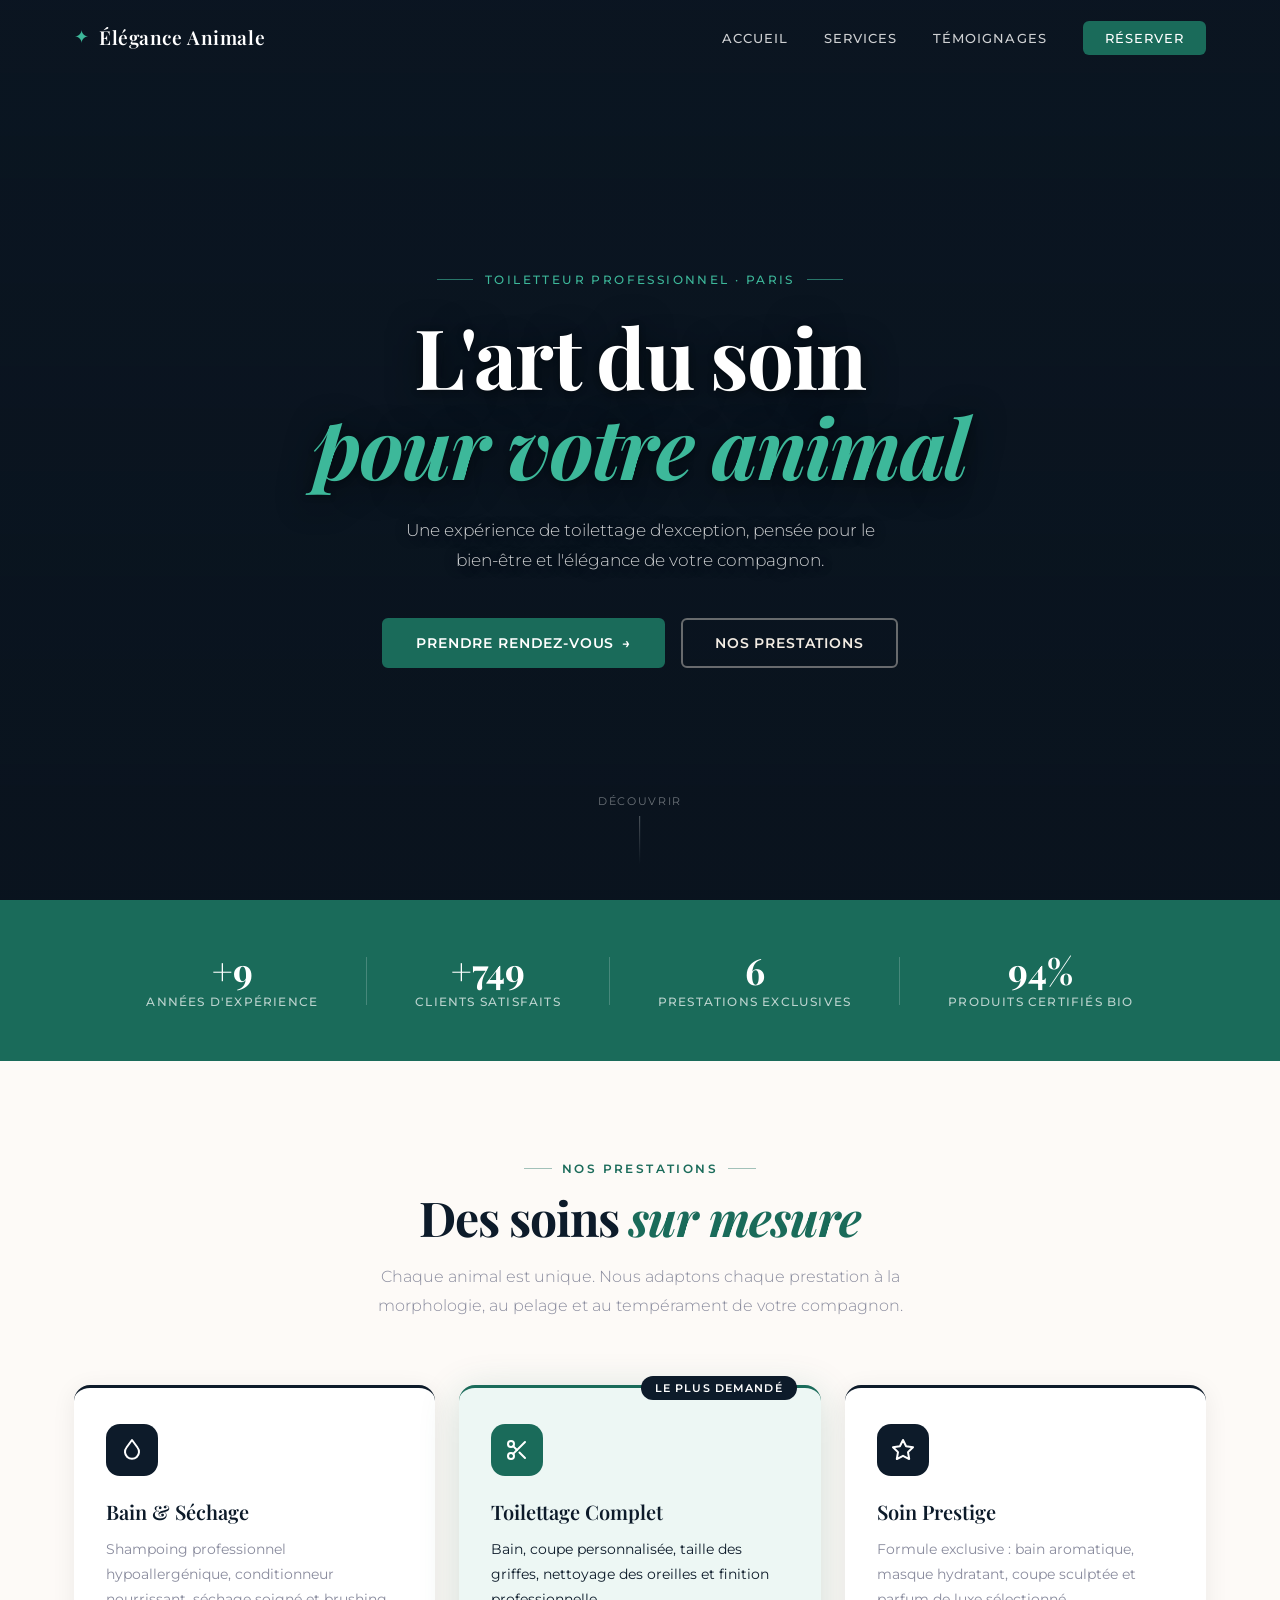
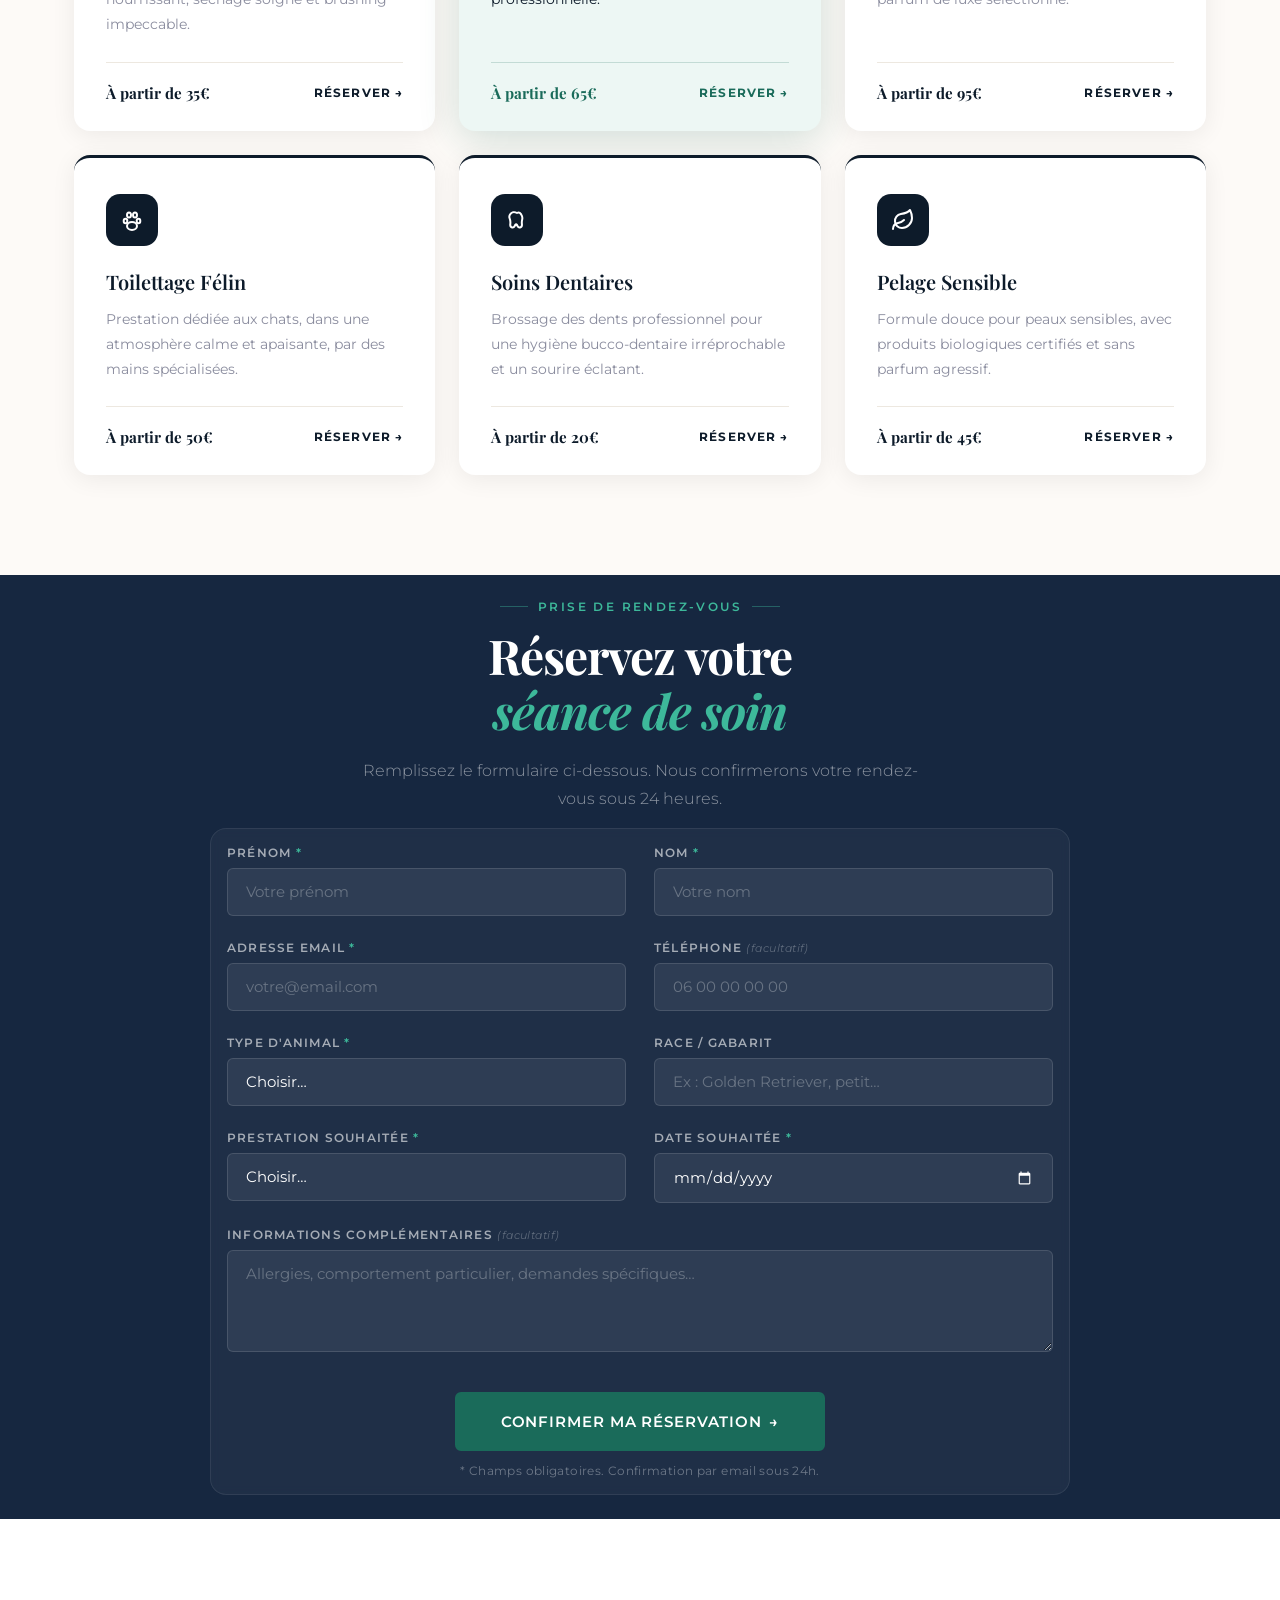
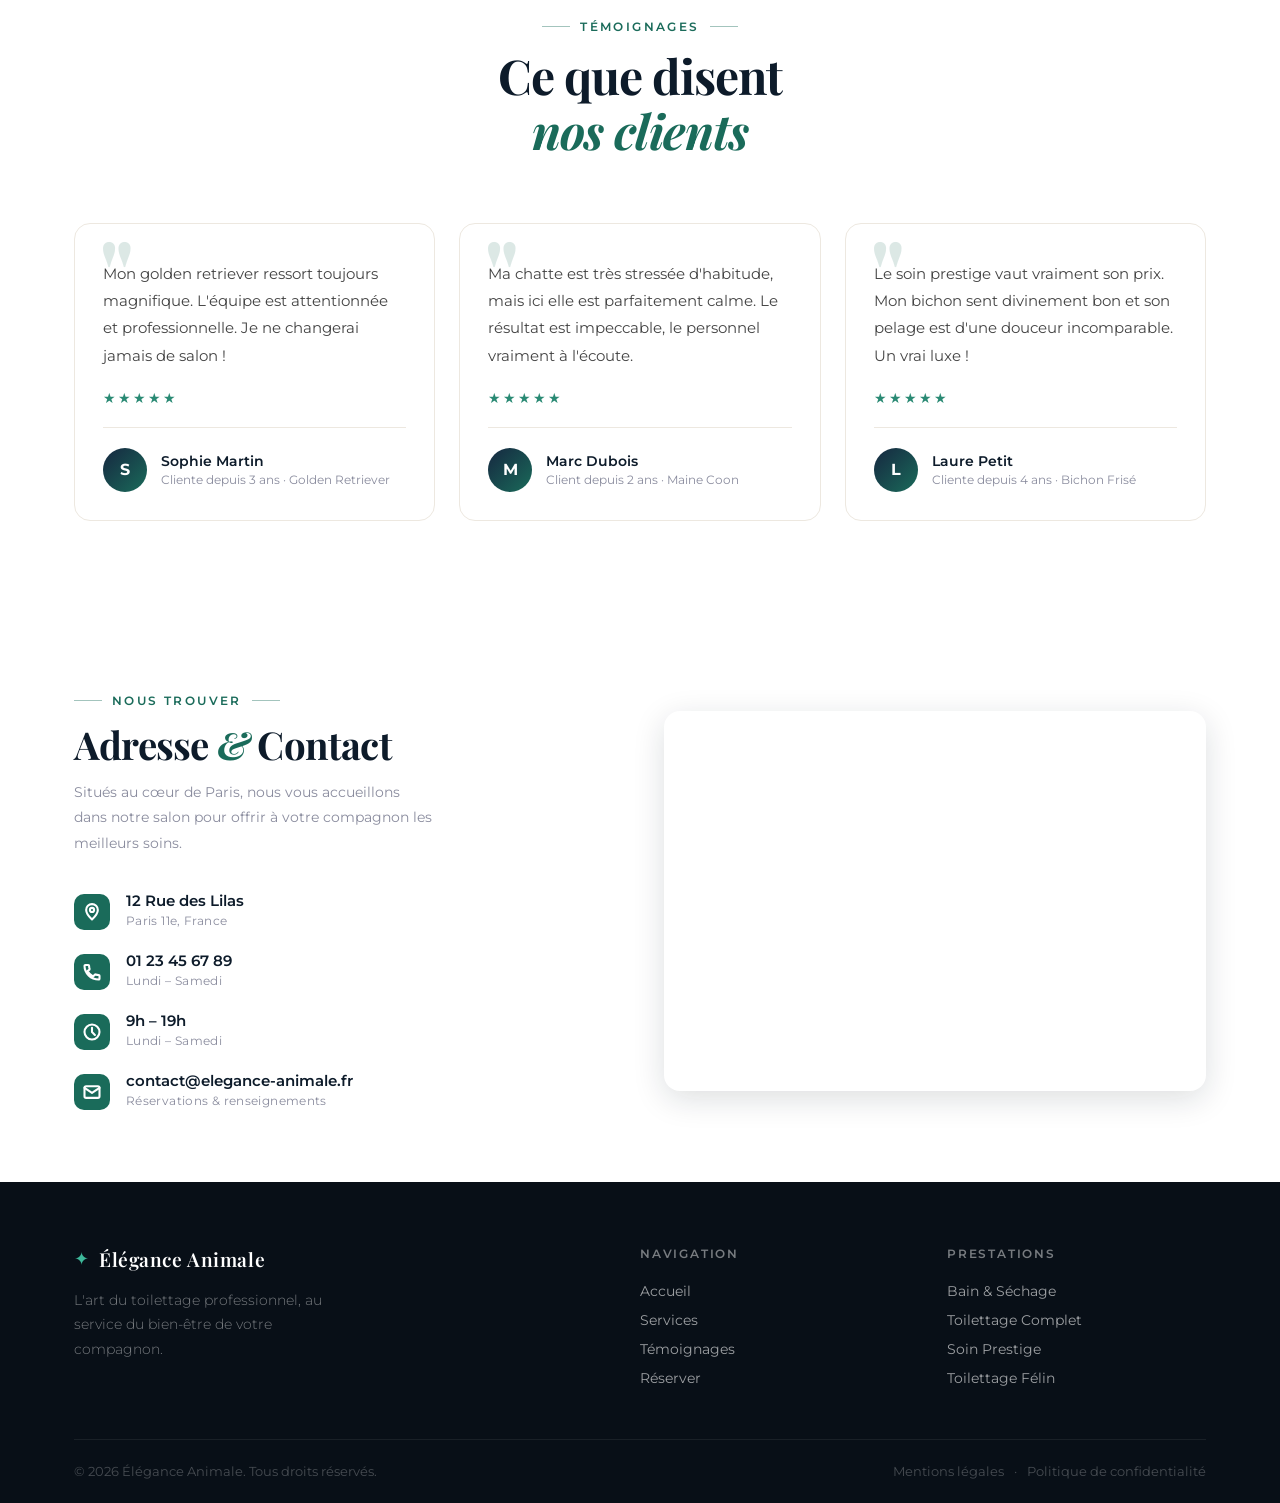
<file: index.html>
<!DOCTYPE html>
<html lang="fr">
<head>
    <meta charset="UTF-8">
    <meta name="viewport" content="width=device-width, initial-scale=1.0">
    <title>Élégance Animale — Toiletteur Professionnel</title>
    <link rel="preconnect" href="https://fonts.googleapis.com">
    <link rel="preconnect" href="https://fonts.gstatic.com" crossorigin>
    <link href="https://fonts.googleapis.com/css2?family=Playfair+Display:ital,wght@0,400;0,600;0,700;1,400;1,600&family=Montserrat:wght@300;400;500;600&display=swap" rel="stylesheet">
    <link rel="icon" type="image/svg+xml" href="favicon.svg">
    <link rel="stylesheet" href="style.css">
</head>
<body>

    <!-- Navigation -->
    <nav class="navbar" id="navbar">
        <div class="nav-container">
            <a href="#accueil" class="nav-logo">
                <span class="logo-mark">✦</span>
                <span class="logo-text">Élégance Animale</span>
            </a>
            <ul class="nav-links" id="navLinks">
                <li><a href="#accueil">Accueil</a></li>
                <li><a href="#services">Services</a></li>
                <li><a href="#temoignages">Témoignages</a></li>
                <li><a href="#reservation" class="nav-cta">Réserver</a></li>
            </ul>
            <button class="hamburger" id="hamburger" aria-label="Menu">
                <span></span><span></span><span></span>
            </button>
        </div>
    </nav>

    <!-- Hero -->
    <section class="hero" id="accueil">
        <div class="hero-parallax" id="heroParallax"></div>
        <div class="hero-bg"></div>
        <div class="hero-content reveal">
            <p class="hero-label">Toiletteur Professionnel · Paris</p>
            <h1 class="hero-title">L'art du soin<br><em>pour votre animal</em></h1>
            <p class="hero-desc">Une expérience de toilettage d'exception, pensée pour le bien-être et l'élégance de votre compagnon.</p>
            <div class="hero-actions">
                <a href="#reservation" class="btn btn-primary">Prendre rendez-vous <span>→</span></a>
                <a href="#services" class="btn btn-ghost">Nos prestations</a>
            </div>
        </div>
        <div class="hero-scroll-hint">
            <span>Découvrir</span>
            <div class="scroll-bar"></div>
        </div>
    </section>

    <!-- Bandeau chiffres -->
    <section class="stats-bar">
        <div class="container">
            <div class="stats-grid">
                <div class="stat">
                    <span class="stat-num" data-target="10" data-prefix="+">+10</span>
                    <span class="stat-label">Années d'expérience</span>
                </div>
                <div class="stat-divider"></div>
                <div class="stat">
                    <span class="stat-num" data-target="800" data-prefix="+">+800</span>
                    <span class="stat-label">Clients satisfaits</span>
                </div>
                <div class="stat-divider"></div>
                <div class="stat">
                    <span class="stat-num" data-target="6">6</span>
                    <span class="stat-label">Prestations exclusives</span>
                </div>
                <div class="stat-divider"></div>
                <div class="stat">
                    <span class="stat-num" data-target="100" data-suffix="%">100%</span>
                    <span class="stat-label">Produits certifiés bio</span>
                </div>
            </div>
        </div>
    </section>

    <!-- Services -->
    <section class="services" id="services">
        <div class="container">
            <div class="section-header reveal">
                <p class="section-label">Nos prestations</p>
                <h2 class="section-title">Des soins <em>sur mesure</em></h2>
                <p class="section-sub">Chaque animal est unique. Nous adaptons chaque prestation à la morphologie, au pelage et au tempérament de votre compagnon.</p>
            </div>
            <div class="services-grid">
                <div class="service-card reveal">
                    <div class="service-icon-wrap"><svg viewBox="0 0 24 24" fill="none" stroke="currentColor" stroke-width="2" stroke-linecap="round" stroke-linejoin="round"><path d="M12 2L6.5 9.5a7 7 0 1 0 11 0L12 2z"/></svg></div>
                    <h3>Bain & Séchage</h3>
                    <p>Shampoing professionnel hypoallergénique, conditionneur nourrissant, séchage soigné et brushing impeccable.</p>
                    <div class="service-footer">
                        <span class="service-price">À partir de 35€</span>
                        <a href="#reservation" class="service-link">Réserver →</a>
                    </div>
                </div>
                <div class="service-card featured reveal">
                    <div class="service-badge">Le plus demandé</div>
                    <div class="service-icon-wrap"><svg viewBox="0 0 24 24" fill="none" stroke="currentColor" stroke-width="2" stroke-linecap="round" stroke-linejoin="round"><circle cx="6" cy="6" r="3"/><circle cx="6" cy="18" r="3"/><line x1="20" y1="4" x2="8.12" y2="15.88"/><line x1="14.47" y1="14.48" x2="20" y2="20"/><line x1="8.12" y1="8.12" x2="12" y2="12"/></svg></div>
                    <h3>Toilettage Complet</h3>
                    <p>Bain, coupe personnalisée, taille des griffes, nettoyage des oreilles et finition professionnelle.</p>
                    <div class="service-footer">
                        <span class="service-price">À partir de 65€</span>
                        <a href="#reservation" class="service-link">Réserver →</a>
                    </div>
                </div>
                <div class="service-card reveal">
                    <div class="service-icon-wrap"><svg viewBox="0 0 24 24" fill="none" stroke="currentColor" stroke-width="2" stroke-linecap="round" stroke-linejoin="round"><polygon points="12 2 15.09 8.26 22 9.27 17 14.14 18.18 21.02 12 17.77 5.82 21.02 7 14.14 2 9.27 8.91 8.26 12 2"/></svg></div>
                    <h3>Soin Prestige</h3>
                    <p>Formule exclusive : bain aromatique, masque hydratant, coupe sculptée et parfum de luxe sélectionné.</p>
                    <div class="service-footer">
                        <span class="service-price">À partir de 95€</span>
                        <a href="#reservation" class="service-link">Réserver →</a>
                    </div>
                </div>
                <div class="service-card reveal">
                    <div class="service-icon-wrap"><svg viewBox="0 0 24 24" fill="none" stroke="currentColor" stroke-width="2" stroke-linecap="round" stroke-linejoin="round"><ellipse cx="9" cy="7" rx="2" ry="2.5"/><ellipse cx="15" cy="7" rx="2" ry="2.5"/><ellipse cx="5.5" cy="13" rx="1.8" ry="2.2"/><ellipse cx="18.5" cy="13" rx="1.8" ry="2.2"/><ellipse cx="12" cy="18" rx="5" ry="4"/></svg></div>
                    <h3>Toilettage Félin</h3>
                    <p>Prestation dédiée aux chats, dans une atmosphère calme et apaisante, par des mains spécialisées.</p>
                    <div class="service-footer">
                        <span class="service-price">À partir de 50€</span>
                        <a href="#reservation" class="service-link">Réserver →</a>
                    </div>
                </div>
                <div class="service-card reveal">
                    <div class="service-icon-wrap"><svg viewBox="0 0 24 24" fill="none" stroke="currentColor" stroke-width="2" stroke-linecap="round" stroke-linejoin="round"><path d="M12 5c-2.5-1.5-5.5-1-7 1.5S4.5 9.5 5 11.5c.4 1.5.5 3 .3 4.5-.2 1.5.6 3.2 1.9 3.5 1.3.3 2-.5 2.5-1.5l.8-1.5c.2-.5 1-.5 1.2 0l.8 1.5c.5 1 1.2 1.8 2.5 1.5 1.3-.3 2.1-2 1.9-3.5-.2-1.5-.1-3 .3-4.5.5-2 0-3.5-1-5S14.5 3.5 12 5z"/></svg></div>
                    <h3>Soins Dentaires</h3>
                    <p>Brossage des dents professionnel pour une hygiène bucco-dentaire irréprochable et un sourire éclatant.</p>
                    <div class="service-footer">
                        <span class="service-price">À partir de 20€</span>
                        <a href="#reservation" class="service-link">Réserver →</a>
                    </div>
                </div>
                <div class="service-card reveal">
                    <div class="service-icon-wrap"><svg viewBox="0 0 24 24" fill="none" stroke="currentColor" stroke-width="2" stroke-linecap="round" stroke-linejoin="round"><path d="M11 20A7 7 0 0 1 9.8 6.1C15.5 5 17 4.48 19 2c1 2 2 4.18 2 8 0 5.5-4.78 10-10 10z"/><path d="M2 21c0-3 1.85-5.36 5.08-6C9.5 14.52 12 13 13 12"/></svg></div>
                    <h3>Pelage Sensible</h3>
                    <p>Formule douce pour peaux sensibles, avec produits biologiques certifiés et sans parfum agressif.</p>
                    <div class="service-footer">
                        <span class="service-price">À partir de 45€</span>
                        <a href="#reservation" class="service-link">Réserver →</a>
                    </div>
                </div>
            </div>
        </div>
    </section>

    <!-- Réservation -->
    <section class="reservation" id="reservation">
        <div class="container">
            <div class="section-header reveal">
                <p class="section-label">Prise de rendez-vous</p>
                <h2 class="section-title">Réservez votre<br><em>séance de soin</em></h2>
                <p class="section-sub">Remplissez le formulaire ci-dessous. Nous confirmerons votre rendez-vous sous 24 heures.</p>
            </div>
            <form class="reservation-form reveal" id="reservationForm" novalidate>
                <div class="form-grid">
                    <div class="form-group">
                        <label for="prenom">Prénom <span class="req">*</span></label>
                        <input type="text" id="prenom" name="prenom" placeholder="Votre prénom" required>
                    </div>
                    <div class="form-group">
                        <label for="nom">Nom <span class="req">*</span></label>
                        <input type="text" id="nom" name="nom" placeholder="Votre nom" required>
                    </div>
                    <div class="form-group">
                        <label for="email">Adresse email <span class="req">*</span></label>
                        <input type="email" id="email" name="email" placeholder="votre@email.com" required>
                    </div>
                    <div class="form-group">
                        <label for="telephone">Téléphone <span class="opt">(facultatif)</span></label>
                        <input type="tel" id="telephone" name="telephone" placeholder="06 00 00 00 00">
                    </div>
                    <div class="form-group">
                        <label for="animal">Type d'animal <span class="req">*</span></label>
                        <select id="animal" name="animal" required>
                            <option value="" disabled selected>Choisir…</option>
                            <option value="chien">Chien</option>
                            <option value="chat">Chat</option>
                            <option value="autre">Autre</option>
                        </select>
                    </div>
                    <div class="form-group">
                        <label for="race">Race / Gabarit</label>
                        <input type="text" id="race" name="race" placeholder="Ex : Golden Retriever, petit…">
                    </div>
                    <div class="form-group">
                        <label for="service">Prestation souhaitée <span class="req">*</span></label>
                        <select id="service" name="service" required>
                            <option value="" disabled selected>Choisir…</option>
                            <option value="bain">Bain & Séchage — dès 35€</option>
                            <option value="complet">Toilettage Complet — dès 65€</option>
                            <option value="prestige">Soin Prestige — dès 95€</option>
                            <option value="felin">Toilettage Félin — dès 50€</option>
                            <option value="dentaire">Soins Dentaires — dès 20€</option>
                            <option value="sensible">Pelage Sensible — dès 45€</option>
                        </select>
                    </div>
                    <div class="form-group">
                        <label for="date">Date souhaitée <span class="req">*</span></label>
                        <input type="date" id="date" name="date" required>
                    </div>
                    <div class="form-group full">
                        <label for="message">Informations complémentaires <span class="opt">(facultatif)</span></label>
                        <textarea id="message" name="message" rows="4" placeholder="Allergies, comportement particulier, demandes spécifiques…"></textarea>
                    </div>
                </div>
                <div class="form-submit">
                    <button type="submit" class="btn btn-primary btn-lg">
                        Confirmer ma réservation <span>→</span>
                    </button>
                    <p class="form-note">* Champs obligatoires. Confirmation par email sous 24h.</p>
                </div>
            </form>
        </div>
    </section>

    <!-- Témoignages -->
    <section class="testimonials" id="temoignages">
        <div class="container">
            <div class="section-header reveal">
                <p class="section-label">Témoignages</p>
                <h2 class="section-title">Ce que disent<br><em>nos clients</em></h2>
            </div>
            <div class="testimonials-grid">
                <div class="testimonial-card reveal">
                    <div class="quote-mark">"</div>
                    <p>Mon golden retriever ressort toujours magnifique. L'équipe est attentionnée et professionnelle. Je ne changerai jamais de salon !</p>
                    <div class="stars">★★★★★</div>
                    <div class="t-author">
                        <div class="t-avatar">S</div>
                        <div class="t-info">
                            <strong>Sophie Martin</strong>
                            <span>Cliente depuis 3 ans · Golden Retriever</span>
                        </div>
                    </div>
                </div>
                <div class="testimonial-card reveal">
                    <div class="quote-mark">"</div>
                    <p>Ma chatte est très stressée d'habitude, mais ici elle est parfaitement calme. Le résultat est impeccable, le personnel vraiment à l'écoute.</p>
                    <div class="stars">★★★★★</div>
                    <div class="t-author">
                        <div class="t-avatar">M</div>
                        <div class="t-info">
                            <strong>Marc Dubois</strong>
                            <span>Client depuis 2 ans · Maine Coon</span>
                        </div>
                    </div>
                </div>
                <div class="testimonial-card reveal">
                    <div class="quote-mark">"</div>
                    <p>Le soin prestige vaut vraiment son prix. Mon bichon sent divinement bon et son pelage est d'une douceur incomparable. Un vrai luxe !</p>
                    <div class="stars">★★★★★</div>
                    <div class="t-author">
                        <div class="t-avatar">L</div>
                        <div class="t-info">
                            <strong>Laure Petit</strong>
                            <span>Cliente depuis 4 ans · Bichon Frisé</span>
                        </div>
                    </div>
                </div>
            </div>
        </div>
    </section>

    <!-- Modal de confirmation -->
    <div class="modal-overlay" id="modalOverlay">
        <div class="modal">
            <div class="modal-check">✓</div>
            <h3>Demande envoyée !</h3>
            <p>Merci pour votre confiance. Nous vous confirmerons votre rendez-vous par email dans les 24 heures ouvrées.</p>
            <button class="btn btn-primary" onclick="closeModal()">Parfait !</button>
        </div>
    </div>

    <!-- Section Contact -->
    <section class="contact-section">
        <div class="contact-inner reveal">
            <div class="contact-text-col">
                <p class="section-label">Nous trouver</p>
                <h2 class="contact-title">Adresse <em>&amp;</em> Contact</h2>
                <p class="contact-intro">Situés au cœur de Paris, nous vous accueillons dans notre salon pour offrir à votre compagnon les meilleurs soins.</p>
                <div class="contact-rows">
                    <div class="contact-row">
                        <span class="contact-icon">
                            <svg viewBox="0 0 24 24" fill="none" stroke="currentColor" stroke-width="1.5" stroke-linecap="round" stroke-linejoin="round"><path d="M12 21s-7-6.686-7-11.5a7 7 0 1 1 14 0C19 14.314 12 21 12 21z"/><circle cx="12" cy="9.5" r="2.5"/></svg>
                        </span>
                        <div>
                            <strong>12 Rue des Lilas</strong>
                            <span>Paris 11e, France</span>
                        </div>
                    </div>
                    <div class="contact-row">
                        <span class="contact-icon">
                            <svg viewBox="0 0 24 24" fill="none" stroke="currentColor" stroke-width="1.5" stroke-linecap="round" stroke-linejoin="round"><path d="M6.6 10.8c1.4 2.8 3.8 5.1 6.6 6.6l2.2-2.2c.3-.3.7-.4 1-.2 1.1.4 2.3.6 3.6.6.5 0 1 .4 1 1V20c0 .5-.5 1-1 1C10.6 21 3 13.4 3 4.5c0-.6.4-1 1-1H7.5c.6 0 1 .4 1 1 0 1.3.2 2.5.6 3.6.1.3 0 .7-.2 1L6.6 10.8z"/></svg>
                        </span>
                        <div>
                            <strong>01 23 45 67 89</strong>
                            <span>Lundi – Samedi</span>
                        </div>
                    </div>
                    <div class="contact-row">
                        <span class="contact-icon">
                            <svg viewBox="0 0 24 24" fill="none" stroke="currentColor" stroke-width="1.5" stroke-linecap="round" stroke-linejoin="round"><circle cx="12" cy="12" r="9"/><path d="M12 7v5l3.5 3.5"/></svg>
                        </span>
                        <div>
                            <strong>9h – 19h</strong>
                            <span>Lundi – Samedi</span>
                        </div>
                    </div>
                    <div class="contact-row">
                        <span class="contact-icon">
                            <svg viewBox="0 0 24 24" fill="none" stroke="currentColor" stroke-width="1.5" stroke-linecap="round" stroke-linejoin="round"><rect x="3" y="5" width="18" height="14" rx="2"/><path d="M3 7l9 6 9-6"/></svg>
                        </span>
                        <div>
                            <strong>contact@elegance-animale.fr</strong>
                            <span>Réservations &amp; renseignements</span>
                        </div>
                    </div>
                </div>
            </div>
            <div class="contact-map-col">
                <iframe
                    src="https://maps.google.com/maps?q=Paris+11eme+arrondissement&z=15&output=embed"
                    class="contact-map"
                    allowfullscreen
                    loading="lazy"
                    referrerpolicy="no-referrer-when-downgrade"
                    title="Élégance Animale sur Google Maps">
                </iframe>
            </div>
        </div>
    </section>

    <!-- Footer -->
    <footer class="footer">
        <div class="container">
            <div class="footer-top">
                <div class="footer-brand">
                    <div class="footer-logo">
                        <span class="logo-mark">✦</span>
                        <span class="logo-text">Élégance Animale</span>
                    </div>
                    <p>L'art du toilettage professionnel, au service du bien-être de votre compagnon.</p>
                </div>
                <div class="footer-links">
                    <h4>Navigation</h4>
                    <ul>
                        <li><a href="#accueil">Accueil</a></li>
                        <li><a href="#services">Services</a></li>
                        <li><a href="#temoignages">Témoignages</a></li>
                        <li><a href="#reservation">Réserver</a></li>
                    </ul>
                </div>
                <div class="footer-links">
                    <h4>Prestations</h4>
                    <ul>
                        <li><a href="#reservation">Bain & Séchage</a></li>
                        <li><a href="#reservation">Toilettage Complet</a></li>
                        <li><a href="#reservation">Soin Prestige</a></li>
                        <li><a href="#reservation">Toilettage Félin</a></li>
                    </ul>
                </div>

            </div>
            <div class="footer-bottom">
                <span>© 2026 Élégance Animale. Tous droits réservés.</span>
                <div class="footer-legal-links">
                    <a href="mentions-legales.html">Mentions légales</a>
                    <span>·</span>
                    <a href="politique-confidentialite.html">Politique de confidentialité</a>
                </div>
            </div>
        </div>
    </footer>

    <script src="script.js"></script>
</body>
</html>
</file>
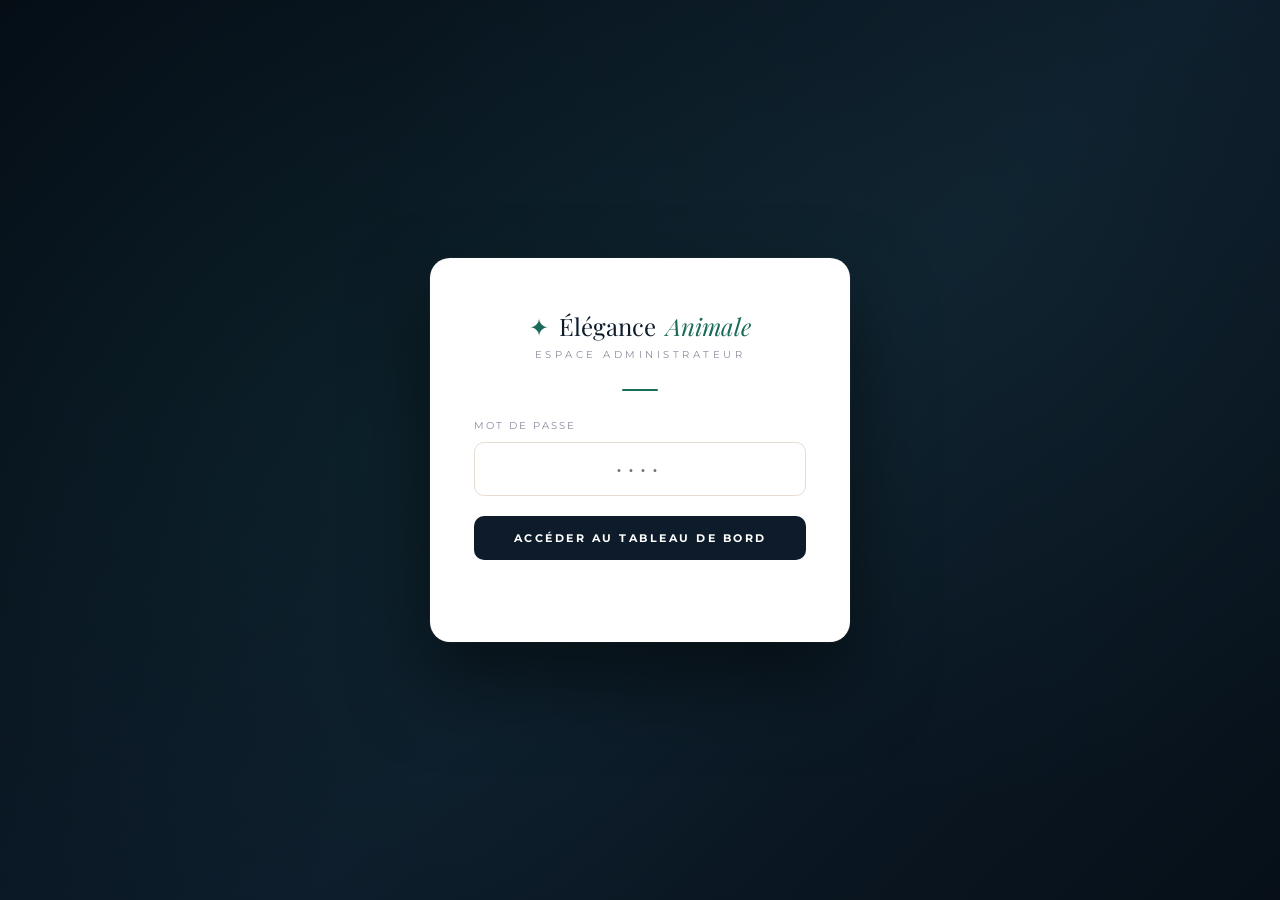
<file: admin.html>
<!DOCTYPE html>
<html lang="fr">
<head>
  <meta charset="UTF-8">
  <meta name="viewport" content="width=device-width, initial-scale=1.0">
  <title>Admin · Élégance Animale</title>
  <link rel="icon" type="image/svg+xml" href="favicon.svg">
  <link rel="preconnect" href="https://fonts.googleapis.com">
  <link rel="preconnect" href="https://fonts.gstatic.com" crossorigin>
  <link href="https://fonts.googleapis.com/css2?family=Playfair+Display:ital,wght@0,400;0,600;0,700;1,400;1,600&family=Montserrat:wght@300;400;500;600&display=swap" rel="stylesheet">
  <style>
    *, *::before, *::after { margin: 0; padding: 0; box-sizing: border-box; }

    :root {
      --teal:        #1A6B5A;
      --teal-mid:    #2A8A74;
      --teal-light:  #3DB89A;
      --teal-bg:     rgba(26,107,90,0.10);
      --dark:        #0D1B2A;
      --navy:        #162740;
      --cream:       #F4EDE4;
      --white:       #ffffff;
      --text:        #0D1B2A;
      --muted:       #8A8C9E;
      --border:      #E5DDD3;
      --danger:      #dc3545;
      --danger-light:#fdf2f3;
    }

    body {
      font-family: 'Montserrat', sans-serif;
      background: var(--cream);
      color: var(--text);
      min-height: 100vh;
      overflow-x: hidden;
    }

    /* ===== LOGIN ===== */
    #login-screen {
      position: fixed;
      inset: 0;
      z-index: 999;
      display: flex;
      align-items: center;
      justify-content: center;
      background: linear-gradient(135deg, #050d15 0%, #0D1B2A 55%, #071018 100%);
    }

    #login-screen::before {
      content: '';
      position: absolute;
      inset: 0;
      background-image:
        radial-gradient(circle at 30% 50%, rgba(26,107,90,0.12) 0%, transparent 60%),
        radial-gradient(circle at 75% 25%, rgba(61,184,154,0.06) 0%, transparent 50%);
    }

    .login-card {
      position: relative;
      background: var(--white);
      border-radius: 20px;
      padding: 52px 44px;
      width: 100%;
      max-width: 420px;
      box-shadow: 0 40px 80px rgba(0,0,0,0.5), 0 0 0 1px rgba(255,255,255,0.04);
      text-align: center;
      animation: fadeUp 0.5s ease;
    }

    @keyframes fadeUp {
      from { opacity: 0; transform: translateY(28px); }
      to   { opacity: 1; transform: translateY(0); }
    }

    .login-logo {
      font-family: 'Playfair Display', serif;
      font-size: 24px;
      color: var(--dark);
      font-weight: 400;
      margin-bottom: 6px;
      display: flex;
      align-items: center;
      justify-content: center;
      gap: 10px;
    }

    .login-logo .logo-mark { color: var(--teal); }
    .login-logo em { font-style: italic; color: var(--teal); }

    .login-subtitle {
      font-size: 10px;
      text-transform: uppercase;
      letter-spacing: 3.5px;
      color: var(--muted);
      margin-bottom: 28px;
    }

    .login-divider {
      width: 36px; height: 1.5px;
      background: var(--teal);
      margin: 0 auto 28px;
      border-radius: 2px;
    }

    .login-label {
      display: block;
      font-size: 10px;
      text-transform: uppercase;
      letter-spacing: 2px;
      color: var(--muted);
      margin-bottom: 10px;
      text-align: left;
    }

    .login-input {
      width: 100%;
      border: 1.5px solid var(--border);
      border-radius: 10px;
      padding: 14px 18px;
      font-family: 'Montserrat', sans-serif;
      font-size: 20px;
      color: var(--text);
      outline: none;
      transition: border-color 0.2s, box-shadow 0.2s;
      letter-spacing: 6px;
      text-align: center;
      margin-bottom: 20px;
      caret-color: transparent;
    }

    .login-input:focus {
      border-color: var(--teal);
      box-shadow: 0 0 0 3px rgba(26,107,90,0.10);
    }

    .login-btn {
      width: 100%;
      background: var(--dark);
      color: white;
      border: none;
      border-radius: 10px;
      padding: 15px;
      font-family: 'Montserrat', sans-serif;
      font-size: 11px;
      font-weight: 700;
      letter-spacing: 2.5px;
      text-transform: uppercase;
      cursor: pointer;
      transition: background 0.2s, transform 0.1s;
    }

    .login-btn:hover  { background: var(--navy); }
    .login-btn:active { transform: scale(0.98); }

    .login-error {
      margin-top: 14px;
      font-size: 13px;
      color: var(--danger);
      opacity: 0;
      transition: opacity 0.3s;
    }

    .login-error.show { opacity: 1; }

    /* ===== DASHBOARD ===== */
    #dashboard { display: none; min-height: 100vh; }
    #dashboard.visible { display: block; }

    .admin-header {
      background: var(--dark);
      height: 64px;
      padding: 0 32px;
      display: flex;
      align-items: center;
      justify-content: space-between;
      position: sticky;
      top: 0;
      z-index: 100;
      box-shadow: 0 2px 20px rgba(0,0,0,0.3);
    }

    .header-left { display: flex; align-items: center; gap: 14px; }

    .header-logo {
      font-family: 'Playfair Display', serif;
      font-size: 19px;
      color: white;
      font-weight: 400;
      display: flex;
      align-items: center;
      gap: 8px;
    }

    .header-logo .logo-mark { color: var(--teal-light); }
    .header-logo em { font-style: italic; color: var(--teal-light); }

    .header-badge {
      background: rgba(61,184,154,0.12);
      color: var(--teal-light);
      font-size: 9px;
      letter-spacing: 2.5px;
      text-transform: uppercase;
      padding: 4px 12px;
      border-radius: 20px;
      border: 1px solid rgba(61,184,154,0.22);
    }

    .header-right { display: flex; align-items: center; gap: 16px; }
    .header-date { color: rgba(255,255,255,0.4); font-size: 13px; }

    .logout-btn {
      background: rgba(255,255,255,0.07);
      color: rgba(255,255,255,0.7);
      border: 1px solid rgba(255,255,255,0.12);
      border-radius: 8px;
      padding: 7px 16px;
      font-family: 'Montserrat', sans-serif;
      font-size: 13px;
      cursor: pointer;
      transition: background 0.2s;
    }

    .logout-btn:hover { background: rgba(255,255,255,0.15); }

    .admin-main {
      max-width: 1400px;
      margin: 0 auto;
      padding: 36px 32px;
    }

    .page-title {
      font-family: 'Playfair Display', serif;
      font-size: 36px;
      font-weight: 400;
      color: var(--dark);
      margin-bottom: 6px;
      line-height: 1.15;
    }

    .page-title em { font-style: italic; color: var(--teal); }

    .page-subtitle {
      font-size: 14px;
      color: var(--muted);
      margin-bottom: 36px;
    }

    /* Stats */
    .stats-grid {
      display: grid;
      grid-template-columns: repeat(4, 1fr);
      gap: 16px;
      margin-bottom: 36px;
    }

    .stat-card {
      background: var(--white);
      border-radius: 14px;
      padding: 26px 24px;
      border: 1px solid var(--border);
      box-shadow: 0 2px 10px rgba(13,27,42,0.05);
      position: relative;
      overflow: hidden;
    }

    .stat-card::after {
      content: '';
      position: absolute;
      top: 0; left: 0;
      width: 4px; height: 100%;
      background: var(--border);
      border-radius: 4px 0 0 4px;
    }

    .stat-card.dark::after   { background: var(--dark); }
    .stat-card.teal::after   { background: var(--teal); }
    .stat-card.accent::after { background: var(--teal-light); }

    .stat-label {
      font-size: 9px;
      text-transform: uppercase;
      letter-spacing: 2.5px;
      color: var(--muted);
      margin-bottom: 12px;
    }

    .stat-value {
      font-family: 'Playfair Display', serif;
      font-size: 44px;
      font-weight: 400;
      color: var(--dark);
      line-height: 1;
      margin-bottom: 6px;
    }

    .stat-card.dark  .stat-value { color: var(--dark); }
    .stat-card.teal  .stat-value { color: var(--teal); }
    .stat-card.accent .stat-value { color: var(--teal-mid); }

    .stat-sub { font-size: 12px; color: var(--muted); }

    /* Toolbar */
    .toolbar {
      display: flex;
      align-items: center;
      gap: 12px;
      margin-bottom: 16px;
      flex-wrap: wrap;
    }

    .search-wrap {
      position: relative;
      flex: 1;
      min-width: 200px;
      max-width: 300px;
    }

    .search-icon {
      position: absolute;
      left: 14px; top: 50%;
      transform: translateY(-50%);
      color: var(--muted);
      pointer-events: none;
    }

    .search-input {
      width: 100%;
      border: 1.5px solid var(--border);
      border-radius: 10px;
      padding: 10px 14px 10px 40px;
      font-family: 'Montserrat', sans-serif;
      font-size: 14px;
      color: var(--text);
      background: var(--white);
      outline: none;
      transition: border-color 0.2s;
    }

    .search-input:focus { border-color: var(--teal); }

    .filter-select {
      border: 1.5px solid var(--border);
      border-radius: 10px;
      padding: 10px 14px;
      font-family: 'Montserrat', sans-serif;
      font-size: 14px;
      color: var(--text);
      background: var(--white);
      outline: none;
      cursor: pointer;
      transition: border-color 0.2s;
    }

    .filter-select:focus { border-color: var(--teal); }

    .toolbar-spacer { flex: 1; }

    .count-badge {
      background: var(--dark);
      color: white;
      font-size: 12px;
      padding: 7px 16px;
      border-radius: 20px;
      letter-spacing: 0.5px;
    }

    /* Table */
    .table-wrap {
      background: var(--white);
      border-radius: 16px;
      border: 1px solid var(--border);
      overflow: hidden;
      box-shadow: 0 2px 14px rgba(13,27,42,0.06);
    }

    .table-scroll { overflow-x: auto; }

    .bookings-table {
      width: 100%;
      border-collapse: collapse;
      min-width: 920px;
    }

    .bookings-table thead {
      background: var(--cream);
      border-bottom: 1.5px solid var(--border);
    }

    .bookings-table th {
      padding: 14px 18px;
      text-align: left;
      font-size: 9px;
      font-weight: 700;
      text-transform: uppercase;
      letter-spacing: 2px;
      color: var(--muted);
      white-space: nowrap;
    }

    .bookings-table td {
      padding: 16px 18px;
      font-size: 14px;
      color: var(--text);
      border-bottom: 1px solid #f0ede8;
      vertical-align: middle;
    }

    .bookings-table tbody tr:last-child td { border-bottom: none; }
    .bookings-table tbody tr:hover td { background: #fdfcfa; }

    .td-date strong { display: block; font-weight: 700; white-space: nowrap; }
    .td-client strong { display: block; font-weight: 600; }

    .td-contact .phone { font-size: 13px; }
    .td-contact .mail  { font-size: 12px; color: var(--muted); }

    .animal-tag {
      display: inline-flex;
      align-items: center;
      gap: 5px;
      background: var(--teal-bg);
      color: var(--teal);
      font-size: 12px;
      font-weight: 600;
      padding: 4px 12px;
      border-radius: 20px;
      white-space: nowrap;
      border: 1px solid rgba(26,107,90,0.18);
    }

    .animal-race {
      font-size: 12px;
      color: var(--muted);
      margin-top: 4px;
    }

    .service-tag {
      display: inline-block;
      background: #EDF7F4;
      color: var(--teal);
      font-size: 12px;
      font-weight: 500;
      padding: 4px 10px;
      border-radius: 20px;
      white-space: nowrap;
      border: 1px solid rgba(26,107,90,0.12);
    }

    .message-cell {
      max-width: 150px;
      overflow: hidden;
      text-overflow: ellipsis;
      white-space: nowrap;
      font-size: 13px;
      color: var(--muted);
      cursor: default;
    }

    .delete-btn {
      background: none;
      border: 1.5px solid #e8e2d9;
      color: #b0a898;
      border-radius: 8px;
      padding: 7px 11px;
      cursor: pointer;
      transition: all 0.2s;
      display: inline-flex;
      align-items: center;
      gap: 5px;
      font-family: 'Montserrat', sans-serif;
      font-size: 12px;
      white-space: nowrap;
    }

    .delete-btn:hover {
      background: var(--danger-light);
      border-color: var(--danger);
      color: var(--danger);
    }

    /* Empty */
    .empty-state {
      padding: 72px 32px;
      text-align: center;
    }

    .empty-icon {
      width: 64px; height: 64px;
      background: var(--cream);
      border-radius: 50%;
      display: flex;
      align-items: center;
      justify-content: center;
      margin: 0 auto 20px;
      color: var(--muted);
    }

    .empty-title {
      font-family: 'Playfair Display', serif;
      font-size: 24px;
      font-weight: 400;
      color: var(--dark);
      margin-bottom: 8px;
    }

    .empty-sub { font-size: 14px; color: var(--muted); }

    /* Modal */
    .modal-overlay {
      position: fixed;
      inset: 0;
      background: rgba(5,13,21,0.65);
      z-index: 500;
      display: none;
      align-items: center;
      justify-content: center;
      backdrop-filter: blur(4px);
    }

    .modal-overlay.open { display: flex; }

    .modal-box {
      background: var(--white);
      border-radius: 18px;
      padding: 38px 32px;
      max-width: 380px;
      width: 90%;
      text-align: center;
      box-shadow: 0 28px 60px rgba(0,0,0,0.3);
      animation: fadeUp 0.25s ease;
    }

    .modal-icon {
      width: 54px; height: 54px;
      background: var(--danger-light);
      border-radius: 50%;
      display: flex;
      align-items: center;
      justify-content: center;
      margin: 0 auto 18px;
      color: var(--danger);
    }

    .modal-title {
      font-family: 'Playfair Display', serif;
      font-size: 24px;
      font-weight: 400;
      color: var(--text);
      margin-bottom: 10px;
    }

    .modal-sub {
      font-size: 14px;
      color: var(--muted);
      margin-bottom: 30px;
      line-height: 1.6;
    }

    .modal-actions { display: flex; gap: 10px; }

    .modal-cancel {
      flex: 1;
      background: var(--cream);
      color: var(--text);
      border: none;
      border-radius: 10px;
      padding: 13px;
      font-family: 'Montserrat', sans-serif;
      font-size: 14px;
      cursor: pointer;
      transition: background 0.2s;
    }

    .modal-cancel:hover { background: #ece5db; }

    .modal-confirm {
      flex: 1;
      background: var(--danger);
      color: white;
      border: none;
      border-radius: 10px;
      padding: 13px;
      font-family: 'Montserrat', sans-serif;
      font-size: 14px;
      cursor: pointer;
      transition: background 0.2s;
    }

    .modal-confirm:hover { background: #b02a37; }

    @media (max-width: 1000px) {
      .stats-grid { grid-template-columns: repeat(2, 1fr); }
    }

    @media (max-width: 640px) {
      .admin-main   { padding: 20px 16px; }
      .admin-header { padding: 0 16px; }
      .header-date  { display: none; }
      .header-badge { display: none; }
      .stats-grid   { grid-template-columns: 1fr 1fr; gap: 12px; }
      .stat-value   { font-size: 34px; }
      #login-screen { padding: 0 20px; }
      .login-card   { padding: 40px 24px; }

      /* Table mobile */
      .table-scroll { overflow-x: hidden; }
      .bookings-table { min-width: unset; width: 100%; }
      .g2, .g3 { display: none; }
      .table-g2 .g1 { display: none; }
      .table-g2 .g2 { display: table-cell; }
      .table-g3 .g1 { display: none; }
      .table-g3 .g3 { display: table-cell; }

      /* Colonnes adaptées par groupe */
      .bookings-table .g1:first-child { width: 38%; }
      .bookings-table .g1:nth-child(2) { width: 62%; }
      .bookings-table .g2:nth-child(3) { width: 50%; }
      .bookings-table .g2:nth-child(4) { width: 50%; }

      /* Ligne sélectionnée */
      .bookings-table tbody tr.selected td {
        background: rgba(26,107,90,0.09) !important;
      }
      .bookings-table tbody tr.selected td:first-child {
        border-left: 3px solid var(--teal);
      }

      /* Navigation colonnes */
      .col-nav {
        display: flex;
        align-items: center;
        justify-content: center;
        gap: 14px;
        padding: 10px 0 12px;
        border-bottom: 1px solid var(--border);
      }
      .col-nav-arrow {
        display: flex;
        align-items: center;
        justify-content: center;
        width: 32px; height: 32px;
        border-radius: 50%;
        background: var(--white);
        border: 1px solid var(--border);
        box-shadow: 0 1px 6px rgba(13,27,42,0.08);
        cursor: pointer;
        color: var(--dark);
        transition: background 0.2s, color 0.2s;
      }
      .col-nav-arrow svg { width: 16px; height: 16px; }
      .col-nav-arrow:hover { background: var(--teal); color: #fff; }
      .col-nav-arrow.hidden { opacity: 0; pointer-events: none; }
      .col-nav-dots { display: flex; gap: 6px; align-items: center; }
      .col-nav-dot {
        width: 7px; height: 7px;
        border-radius: 50%;
        background: var(--border);
        border: none;
        cursor: pointer;
        padding: 0;
        transition: background 0.25s, transform 0.25s;
      }
      .col-nav-dot.active { background: var(--teal); transform: scale(1.3); }
      .col-nav-label {
        font-size: 11px;
        color: var(--muted);
        letter-spacing: 0.05em;
        min-width: 80px;
        text-align: center;
      }
    }
  </style>
</head>
<body>

<!-- ===== LOGIN ===== -->
<div id="login-screen">
  <div class="login-card">
    <div class="login-logo">
      <span class="logo-mark">✦</span>
      Élégance <em>Animale</em>
    </div>
    <p class="login-subtitle">Espace administrateur</p>
    <div class="login-divider"></div>
    <label class="login-label" for="pwd-input">Mot de passe</label>
    <input
      type="password"
      id="pwd-input"
      class="login-input"
      placeholder="••••"
      autocomplete="current-password"
      onkeydown="if(event.key==='Enter') tryLogin()"
    >
    <button class="login-btn" onclick="tryLogin()">Accéder au tableau de bord</button>
    <p class="login-error" id="login-error">Mot de passe incorrect. Réessayez.</p>
  </div>
</div>

<!-- ===== DASHBOARD ===== -->
<div id="dashboard">

  <header class="admin-header">
    <div class="header-left">
      <span class="header-logo">
        <span class="logo-mark">✦</span>
        Élégance <em>Animale</em>
      </span>
      <span class="header-badge">Admin</span>
    </div>
    <div class="header-right">
      <span class="header-date" id="header-date"></span>
      <button class="logout-btn" onclick="logout()">Déconnexion</button>
    </div>
  </header>

  <main class="admin-main">

    <div class="page-title">Tableau de <em>bord</em></div>
    <p class="page-subtitle" id="page-subtitle">Chargement…</p>

    <div class="stats-grid">
      <div class="stat-card">
        <div class="stat-label">Total réservations</div>
        <div class="stat-value" id="stat-total">0</div>
        <div class="stat-sub">depuis l'ouverture</div>
      </div>
      <div class="stat-card dark">
        <div class="stat-label">Aujourd'hui</div>
        <div class="stat-value" id="stat-today">0</div>
        <div class="stat-sub" id="stat-today-label">—</div>
      </div>
      <div class="stat-card teal">
        <div class="stat-label">À venir</div>
        <div class="stat-value" id="stat-upcoming">0</div>
        <div class="stat-sub">rendez-vous futurs</div>
      </div>
      <div class="stat-card accent">
        <div class="stat-label">Cette semaine</div>
        <div class="stat-value" id="stat-week">0</div>
        <div class="stat-sub">rendez-vous prévus</div>
      </div>
    </div>

    <div class="toolbar">
      <div class="search-wrap">
        <span class="search-icon">
          <svg viewBox="0 0 24 24" fill="none" stroke="currentColor" stroke-width="2" width="16" height="16">
            <circle cx="11" cy="11" r="8"/><path d="m21 21-4.35-4.35"/>
          </svg>
        </span>
        <input
          type="text"
          id="search-input"
          class="search-input"
          placeholder="Rechercher un client…"
          oninput="renderTable()"
        >
      </div>
      <select class="filter-select" id="filter-service" onchange="renderTable()">
        <option value="">Tous les services</option>
        <option value="bain">Bain &amp; Séchage</option>
        <option value="complet">Toilettage Complet</option>
        <option value="prestige">Soin Prestige</option>
        <option value="felin">Toilettage Félin</option>
        <option value="dentaire">Soins Dentaires</option>
        <option value="sensible">Pelage Sensible</option>
      </select>
      <select class="filter-select" id="filter-animal" onchange="renderTable()">
        <option value="">Tous les animaux</option>
        <option value="chien">Chien</option>
        <option value="chat">Chat</option>
        <option value="autre">Autre</option>
      </select>
      <div class="toolbar-spacer"></div>
      <span class="count-badge" id="count-badge">0 réservation</span>
    </div>

    <div class="table-wrap">
      <div class="table-scroll">
        <table class="bookings-table">
          <thead>
            <tr>
              <th class="g1">Date souhaitée</th>
              <th class="g1">Client</th>
              <th class="g2">Contact</th>
              <th class="g2">Animal</th>
              <th class="g3">Service</th>
              <th class="g3">Message</th>
              <th class="g3">Reçu le</th>
              <th class="g3"></th>
            </tr>
          </thead>
          <tbody id="bookings-tbody"></tbody>
        </table>
      </div>
      <div class="empty-state" id="empty-state" style="display:none;">
        <div class="empty-icon">
          <svg viewBox="0 0 24 24" fill="none" stroke="currentColor" stroke-width="1.5" width="28" height="28">
            <path d="M9 5H7a2 2 0 0 0-2 2v12a2 2 0 0 0 2 2h10a2 2 0 0 0 2-2V7a2 2 0 0 0-2-2h-2"/>
            <rect x="9" y="3" width="6" height="4" rx="1"/>
            <line x1="9" y1="12" x2="15" y2="12"/><line x1="9" y1="16" x2="13" y2="16"/>
          </svg>
        </div>
        <div class="empty-title">Aucune réservation</div>
        <p class="empty-sub">Les réservations de vos clients apparaîtront ici dès le premier envoi.</p>
      </div>
    </div>

  </main>
</div>

<!-- ===== MODAL SUPPRESSION ===== -->
<div class="modal-overlay" id="delete-modal">
  <div class="modal-box">
    <div class="modal-icon">
      <svg viewBox="0 0 24 24" fill="none" stroke="currentColor" stroke-width="2" width="24" height="24">
        <polyline points="3 6 5 6 21 6"/>
        <path d="M19 6l-1 14a2 2 0 0 1-2 2H8a2 2 0 0 1-2-2L5 6"/>
        <path d="M10 11v6M14 11v6"/><path d="M9 6V4h6v2"/>
      </svg>
    </div>
    <div class="modal-title">Supprimer ce rendez-vous ?</div>
    <p class="modal-sub" id="modal-sub-text">Cette action est irréversible.</p>
    <div class="modal-actions">
      <button class="modal-cancel" onclick="closeModal()">Annuler</button>
      <button class="modal-confirm" onclick="confirmDelete()">Supprimer</button>
    </div>
  </div>
</div>

<script>
  const PASSWORD = "1234";
  const LS_KEY   = "elegance_animale_reservations";
  let pendingDeleteId = null;

  const SERVICE_LABELS = {
    bain:     "Bain & Séchage",
    complet:  "Toilettage Complet",
    prestige: "Soin Prestige",
    felin:    "Toilettage Félin",
    dentaire: "Soins Dentaires",
    sensible: "Pelage Sensible"
  };

  const ANIMAL_LABELS = { chien: "Chien", chat: "Chat", autre: "Autre" };

  function tryLogin() {
    const val = document.getElementById("pwd-input").value;
    const err = document.getElementById("login-error");
    if (val === PASSWORD) {
      sessionStorage.setItem("elegance_auth", "1");
      document.getElementById("login-screen").style.display = "none";
      document.getElementById("dashboard").classList.add("visible");
      initDashboard();
    } else {
      err.classList.add("show");
      document.getElementById("pwd-input").value = "";
      document.getElementById("pwd-input").focus();
      setTimeout(() => err.classList.remove("show"), 3000);
    }
  }

  function logout() {
    sessionStorage.removeItem("elegance_auth");
    location.reload();
  }

  if (sessionStorage.getItem("elegance_auth") === "1") {
    document.getElementById("login-screen").style.display = "none";
    document.getElementById("dashboard").classList.add("visible");
    document.addEventListener("DOMContentLoaded", initDashboard);
  }

  function initDashboard() {
    updateHeaderDate();
    setInterval(updateHeaderDate, 60000);
    renderStats();
    renderTable();
  }

  function updateHeaderDate() {
    const now = new Date();
    const str = now.toLocaleDateString("fr-FR", { weekday: "long", day: "numeric", month: "long", year: "numeric" });
    document.getElementById("header-date").textContent = str.charAt(0).toUpperCase() + str.slice(1);
  }

  function getReservations() {
    return JSON.parse(localStorage.getItem(LS_KEY) || "[]");
  }

  function getWeekRange() {
    const now = new Date();
    const day = now.getDay() || 7;
    const mon = new Date(now); mon.setDate(now.getDate() - day + 1);
    const sun = new Date(mon); sun.setDate(mon.getDate() + 6);
    return { start: mon.toISOString().slice(0, 10), end: sun.toISOString().slice(0, 10) };
  }

  function renderStats() {
    const all      = getReservations();
    const todayStr = new Date().toISOString().slice(0, 10);
    const week     = getWeekRange();

    document.getElementById("stat-total").textContent    = all.length;
    document.getElementById("stat-today").textContent    = all.filter(r => r.date === todayStr).length;
    document.getElementById("stat-upcoming").textContent = all.filter(r => r.date >= todayStr).length;
    document.getElementById("stat-week").textContent     = all.filter(r => r.date >= week.start && r.date <= week.end).length;

    document.getElementById("stat-today-label").textContent =
      new Date().toLocaleDateString("fr-FR", { day: "numeric", month: "long" });

    const n = all.length;
    document.getElementById("page-subtitle").textContent =
      n > 0 ? `${n} réservation${n > 1 ? "s" : ""} enregistrée${n > 1 ? "s" : ""}` : "Aucune réservation pour le moment";
  }

  function renderTable() {
    const all    = getReservations();
    const search = document.getElementById("search-input").value.toLowerCase();
    const svc    = document.getElementById("filter-service").value;
    const ani    = document.getElementById("filter-animal").value;

    const filtered = all.filter(r => {
      const matchSearch = !search ||
        (r.prenom    || "").toLowerCase().includes(search) ||
        (r.nom       || "").toLowerCase().includes(search) ||
        (r.email     || "").toLowerCase().includes(search) ||
        (r.telephone || "").toLowerCase().includes(search);
      return matchSearch && (!svc || r.service === svc) && (!ani || r.animal === ani);
    }).sort((a, b) => (b.date || "").localeCompare(a.date || ""));

    const tbody    = document.getElementById("bookings-tbody");
    const empty    = document.getElementById("empty-state");
    const badge    = document.getElementById("count-badge");
    const n        = filtered.length;
    const todayStr = new Date().toISOString().slice(0, 10);

    badge.textContent = `${n} réservation${n > 1 ? "s" : ""}`;

    if (n === 0) { tbody.innerHTML = ""; empty.style.display = "block"; return; }
    empty.style.display = "none";

    tbody.innerHTML = filtered.map(r => {
      const past     = r.date < todayStr;
      const rowStyle = past ? ' style="opacity:0.5"' : "";
      const created  = r.createdAt
        ? new Date(r.createdAt).toLocaleDateString("fr-FR", { day: "numeric", month: "short", year: "numeric" })
        : "—";
      const dateLabel = r.date
        ? new Date(r.date + "T12:00:00").toLocaleDateString("fr-FR", { weekday: "short", day: "numeric", month: "short", year: "numeric" })
        : "—";
      const fullName  = [r.prenom, r.nom].filter(Boolean).join(" ") || "—";
      const svcLabel  = SERVICE_LABELS[r.service] || r.service || "—";
      const aniLabel  = ANIMAL_LABELS[r.animal]   || r.animal  || "—";

      return `
        <tr${rowStyle}>
          <td class="td-date g1"><strong>${h(dateLabel)}</strong></td>
          <td class="td-client g1"><strong>${h(fullName)}</strong></td>
          <td class="td-contact g2">
            <div class="phone">${h(r.telephone || "—")}</div>
            <div class="mail">${h(r.email || "—")}</div>
          </td>
          <td class="g2">
            <span class="animal-tag">
              <svg viewBox="0 0 20 20" fill="currentColor" width="12" height="12">
                <circle cx="5.5" cy="6.5" r="2"/><circle cx="14.5" cy="6.5" r="2"/>
                <circle cx="3" cy="12" r="1.5"/><circle cx="17" cy="12" r="1.5"/>
                <ellipse cx="10" cy="15" rx="4" ry="3"/>
              </svg>
              ${h(aniLabel)}
            </span>
            ${r.race ? `<div class="animal-race">${h(r.race)}</div>` : ""}
          </td>
          <td class="g3"><span class="service-tag">${h(svcLabel)}</span></td>
          <td class="g3">
            <div class="message-cell" title="${ha(r.message || "")}">
              ${r.message ? h(r.message) : '<span style="color:#ddd">—</span>'}
            </div>
          </td>
          <td class="g3" style="font-size:12px;color:var(--muted);white-space:nowrap;">${created}</td>
          <td class="g3">
            <button class="delete-btn" onclick="askDelete('${r.id}','${ha(fullName)}')">
              <svg viewBox="0 0 24 24" fill="none" stroke="currentColor" stroke-width="2" width="13" height="13">
                <polyline points="3 6 5 6 21 6"/>
                <path d="M19 6l-1 14a2 2 0 0 1-2 2H8a2 2 0 0 1-2-2L5 6"/>
                <path d="M10 11v6M14 11v6"/><path d="M9 6V4h6v2"/>
              </svg>
              Supprimer
            </button>
          </td>
        </tr>`;
    }).join("");
  }

  function askDelete(id, nom) {
    pendingDeleteId = id;
    document.getElementById("modal-sub-text").textContent =
      `Vous allez supprimer le rendez-vous de ${nom}. Cette action est irréversible.`;
    document.getElementById("delete-modal").classList.add("open");
  }

  function closeModal() {
    pendingDeleteId = null;
    document.getElementById("delete-modal").classList.remove("open");
  }

  function confirmDelete() {
    if (!pendingDeleteId) return;
    localStorage.setItem(LS_KEY, JSON.stringify(getReservations().filter(r => r.id !== pendingDeleteId)));
    closeModal();
    renderStats();
    renderTable();
  }

  document.getElementById("delete-modal").addEventListener("click", e => {
    if (e.target === document.getElementById("delete-modal")) closeModal();
  });

  /* ===== Navigation colonnes mobile ===== */
  (function() {
    const mq = window.matchMedia('(max-width: 640px)');
    const tableWrap  = document.querySelector('.table-wrap');
    const tableEl    = document.querySelector('.bookings-table');
    const tableScroll = document.querySelector('.table-scroll');
    const GROUPS = ['g1','g2','g3'];
    const LABELS = ['Date & Client','Contact & Animal','Service & Infos'];
    let current = 0;

    /* Injecter la barre de navigation */
    const nav = document.createElement('div');
    nav.className = 'col-nav';
    nav.innerHTML = `
      <button class="col-nav-arrow" id="col-prev" aria-label="Groupe précédent">
        <svg viewBox="0 0 24 24" fill="none" stroke="currentColor" stroke-width="2.5" stroke-linecap="round"><polyline points="15 18 9 12 15 6"/></svg>
      </button>
      <div class="col-nav-dots">
        <button class="col-nav-dot active" aria-label="Groupe 1"></button>
        <button class="col-nav-dot" aria-label="Groupe 2"></button>
        <button class="col-nav-dot" aria-label="Groupe 3"></button>
      </div>
      <span class="col-nav-label" id="col-label">${LABELS[0]}</span>
      <button class="col-nav-arrow" id="col-next" aria-label="Groupe suivant">
        <svg viewBox="0 0 24 24" fill="none" stroke="currentColor" stroke-width="2.5" stroke-linecap="round"><polyline points="9 6 15 12 9 18"/></svg>
      </button>`;
    tableWrap.insertBefore(nav, tableWrap.firstChild);

    const dots   = nav.querySelectorAll('.col-nav-dot');
    const btnPrev = document.getElementById('col-prev');
    const btnNext = document.getElementById('col-next');
    const label   = document.getElementById('col-label');

    function goTo(index) {
      if (!mq.matches) return;
      current = Math.max(0, Math.min(2, index));
      tableEl.classList.remove('table-g2','table-g3');
      if (current === 1) tableEl.classList.add('table-g2');
      if (current === 2) tableEl.classList.add('table-g3');
      dots.forEach((d,i) => d.classList.toggle('active', i === current));
      label.textContent = LABELS[current];
      btnPrev.classList.toggle('hidden', current === 0);
      btnNext.classList.toggle('hidden', current === 2);
    }

    btnPrev.addEventListener('click', () => goTo(current - 1));
    btnNext.addEventListener('click', () => goTo(current + 1));
    dots.forEach((d, i) => d.addEventListener('click', () => goTo(i)));

    /* Swipe */
    let tx = 0;
    tableScroll.addEventListener('touchstart', e => { tx = e.touches[0].clientX; }, { passive: true });
    tableScroll.addEventListener('touchend', e => {
      if (!mq.matches) return;
      const diff = tx - e.changedTouches[0].clientX;
      if (Math.abs(diff) > 40) goTo(diff > 0 ? current + 1 : current - 1);
    }, { passive: true });

    goTo(0);
  })();

  /* ===== Sélection de ligne ===== */
  document.getElementById('bookings-tbody').addEventListener('click', function(e) {
    const tr = e.target.closest('tr');
    if (!tr) return;
    if (e.target.closest('.delete-btn')) return;
    const isSelected = tr.classList.contains('selected');
    this.querySelectorAll('tr').forEach(r => r.classList.remove('selected'));
    if (!isSelected) tr.classList.add('selected');
  });

  function h(s) {
    return String(s).replace(/&/g,"&amp;").replace(/</g,"&lt;").replace(/>/g,"&gt;").replace(/"/g,"&quot;");
  }
  function ha(s) {
    return String(s).replace(/'/g,"&#39;").replace(/"/g,"&quot;");
  }
</script>
</body>
</html>
</file>
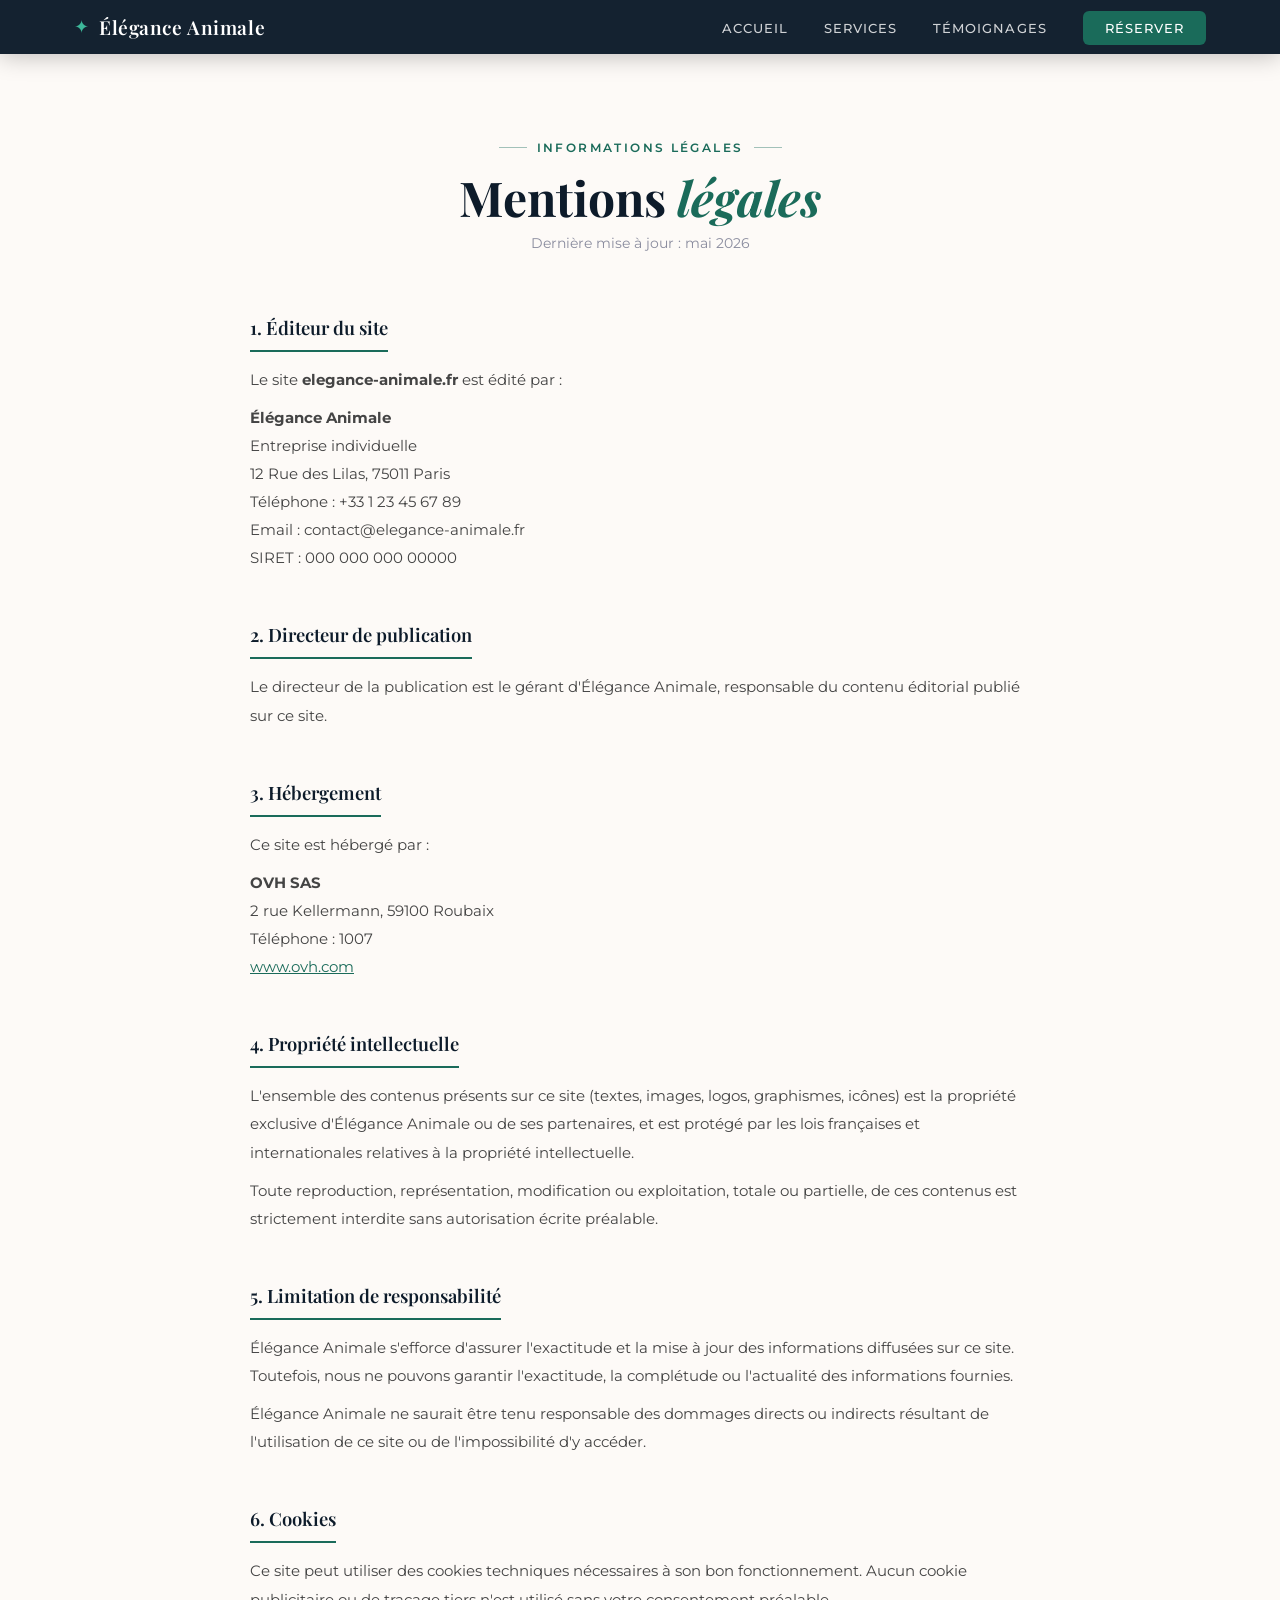
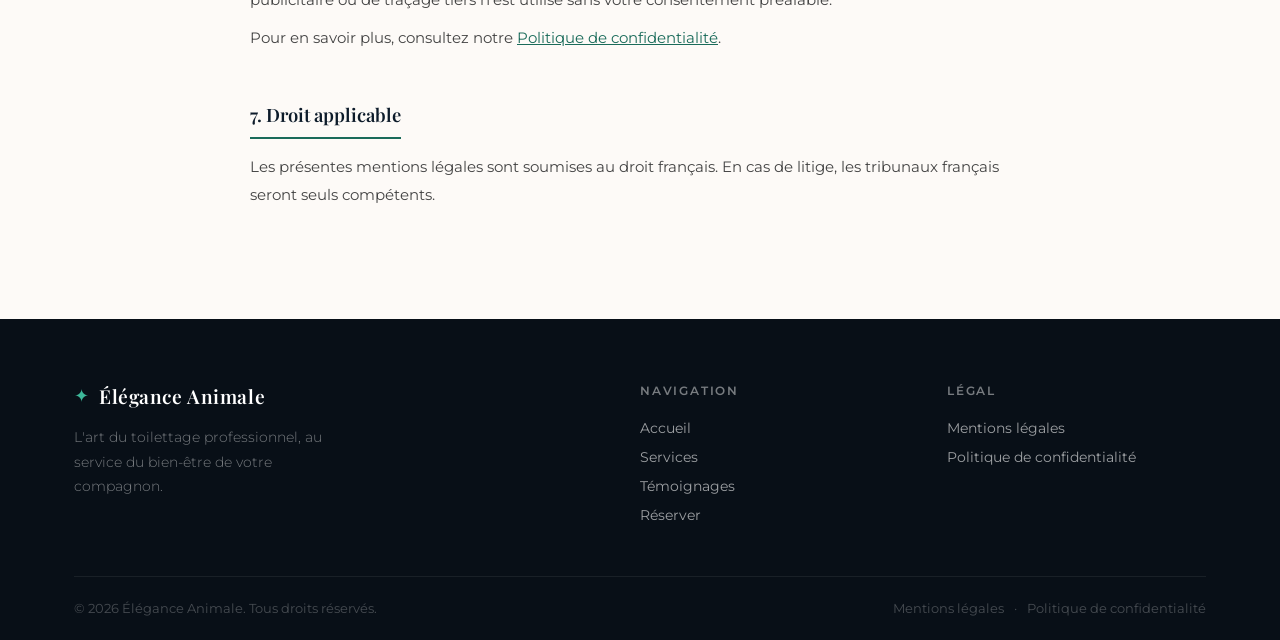
<file: mentions-legales.html>
<!DOCTYPE html>
<html lang="fr">
<head>
    <meta charset="UTF-8">
    <meta name="viewport" content="width=device-width, initial-scale=1.0">
    <title>Mentions Légales — Élégance Animale</title>
    <link rel="preconnect" href="https://fonts.googleapis.com">
    <link rel="preconnect" href="https://fonts.gstatic.com" crossorigin>
    <link href="https://fonts.googleapis.com/css2?family=Playfair+Display:ital,wght@0,400;0,600;0,700;1,400;1,600&family=Montserrat:wght@300;400;500;600&display=swap" rel="stylesheet">
    <link rel="icon" type="image/svg+xml" href="favicon.svg">
    <link rel="stylesheet" href="style.css">
</head>
<body>

    <nav class="navbar navbar--dark" id="navbar">
        <div class="nav-container">
            <a href="index.html" class="nav-logo">
                <span class="logo-mark">✦</span>
                <span class="logo-text">Élégance Animale</span>
            </a>
            <ul class="nav-links" id="navLinks">
                <li><a href="index.html#accueil">Accueil</a></li>
                <li><a href="index.html#services">Services</a></li>
                <li><a href="index.html#temoignages">Témoignages</a></li>
                <li><a href="index.html#reservation" class="nav-cta">Réserver</a></li>
            </ul>
            <button class="hamburger" id="hamburger" aria-label="Menu">
                <span></span><span></span><span></span>
            </button>
        </div>
    </nav>

    <section class="legal-page">
        <div class="container">
            <div class="legal-header">
                <p class="section-label">Informations légales</p>
                <h1 class="legal-title">Mentions <em>légales</em></h1>
                <p class="legal-date">Dernière mise à jour : mai 2026</p>
            </div>

            <div class="legal-body">

                <div class="legal-block">
                    <h2>1. Éditeur du site</h2>
                    <p>Le site <strong>elegance-animale.fr</strong> est édité par :</p>
                    <p>
                        <strong>Élégance Animale</strong><br>
                        Entreprise individuelle<br>
                        12 Rue des Lilas, 75011 Paris<br>
                        Téléphone : +33 1 23 45 67 89<br>
                        Email : contact@elegance-animale.fr<br>
                        SIRET : 000 000 000 00000
                    </p>
                </div>

                <div class="legal-block">
                    <h2>2. Directeur de publication</h2>
                    <p>Le directeur de la publication est le gérant d'Élégance Animale, responsable du contenu éditorial publié sur ce site.</p>
                </div>

                <div class="legal-block">
                    <h2>3. Hébergement</h2>
                    <p>Ce site est hébergé par :</p>
                    <p>
                        <strong>OVH SAS</strong><br>
                        2 rue Kellermann, 59100 Roubaix<br>
                        Téléphone : 1007<br>
                        <a href="https://www.ovh.com" target="_blank" rel="noopener">www.ovh.com</a>
                    </p>
                </div>

                <div class="legal-block">
                    <h2>4. Propriété intellectuelle</h2>
                    <p>L'ensemble des contenus présents sur ce site (textes, images, logos, graphismes, icônes) est la propriété exclusive d'Élégance Animale ou de ses partenaires, et est protégé par les lois françaises et internationales relatives à la propriété intellectuelle.</p>
                    <p>Toute reproduction, représentation, modification ou exploitation, totale ou partielle, de ces contenus est strictement interdite sans autorisation écrite préalable.</p>
                </div>

                <div class="legal-block">
                    <h2>5. Limitation de responsabilité</h2>
                    <p>Élégance Animale s'efforce d'assurer l'exactitude et la mise à jour des informations diffusées sur ce site. Toutefois, nous ne pouvons garantir l'exactitude, la complétude ou l'actualité des informations fournies.</p>
                    <p>Élégance Animale ne saurait être tenu responsable des dommages directs ou indirects résultant de l'utilisation de ce site ou de l'impossibilité d'y accéder.</p>
                </div>

                <div class="legal-block">
                    <h2>6. Cookies</h2>
                    <p>Ce site peut utiliser des cookies techniques nécessaires à son bon fonctionnement. Aucun cookie publicitaire ou de traçage tiers n'est utilisé sans votre consentement préalable.</p>
                    <p>Pour en savoir plus, consultez notre <a href="politique-confidentialite.html">Politique de confidentialité</a>.</p>
                </div>

                <div class="legal-block">
                    <h2>7. Droit applicable</h2>
                    <p>Les présentes mentions légales sont soumises au droit français. En cas de litige, les tribunaux français seront seuls compétents.</p>
                </div>

            </div>
        </div>
    </section>

    <footer class="footer">
        <div class="container">
            <div class="footer-top">
                <div class="footer-brand">
                    <div class="footer-logo">
                        <span class="logo-mark">✦</span>
                        <span class="logo-text">Élégance Animale</span>
                    </div>
                    <p>L'art du toilettage professionnel, au service du bien-être de votre compagnon.</p>
                </div>
                <div class="footer-links">
                    <h4>Navigation</h4>
                    <ul>
                        <li><a href="index.html#accueil">Accueil</a></li>
                        <li><a href="index.html#services">Services</a></li>
                        <li><a href="index.html#temoignages">Témoignages</a></li>
                        <li><a href="index.html#reservation">Réserver</a></li>
                    </ul>
                </div>
                <div class="footer-links">
                    <h4>Légal</h4>
                    <ul>
                        <li><a href="mentions-legales.html">Mentions légales</a></li>
                        <li><a href="politique-confidentialite.html">Politique de confidentialité</a></li>
                    </ul>
                </div>
            </div>
            <div class="footer-bottom">
                <span>© 2026 Élégance Animale. Tous droits réservés.</span>
                <div class="footer-legal-links">
                    <a href="mentions-legales.html">Mentions légales</a>
                    <span>·</span>
                    <a href="politique-confidentialite.html">Politique de confidentialité</a>
                </div>
            </div>
        </div>
    </footer>

    <script src="script.js"></script>
</body>
</html>
</file>
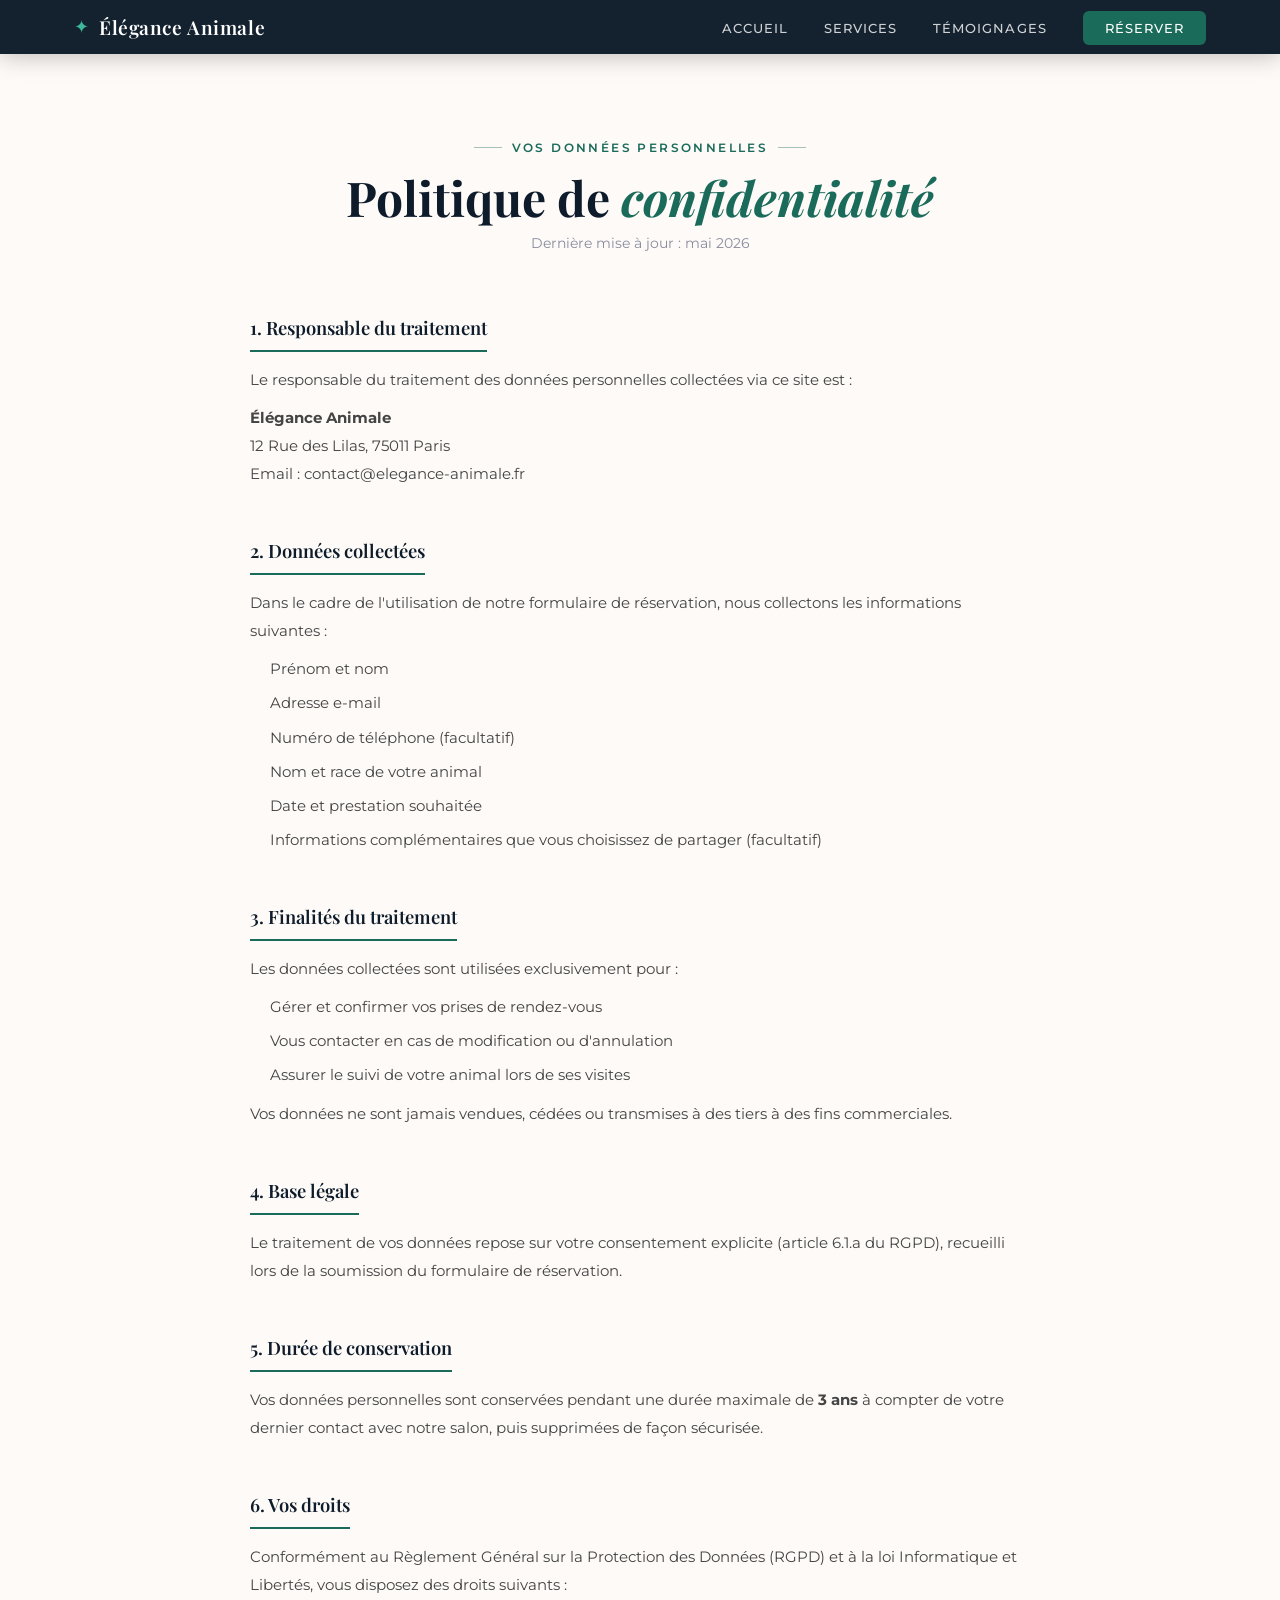
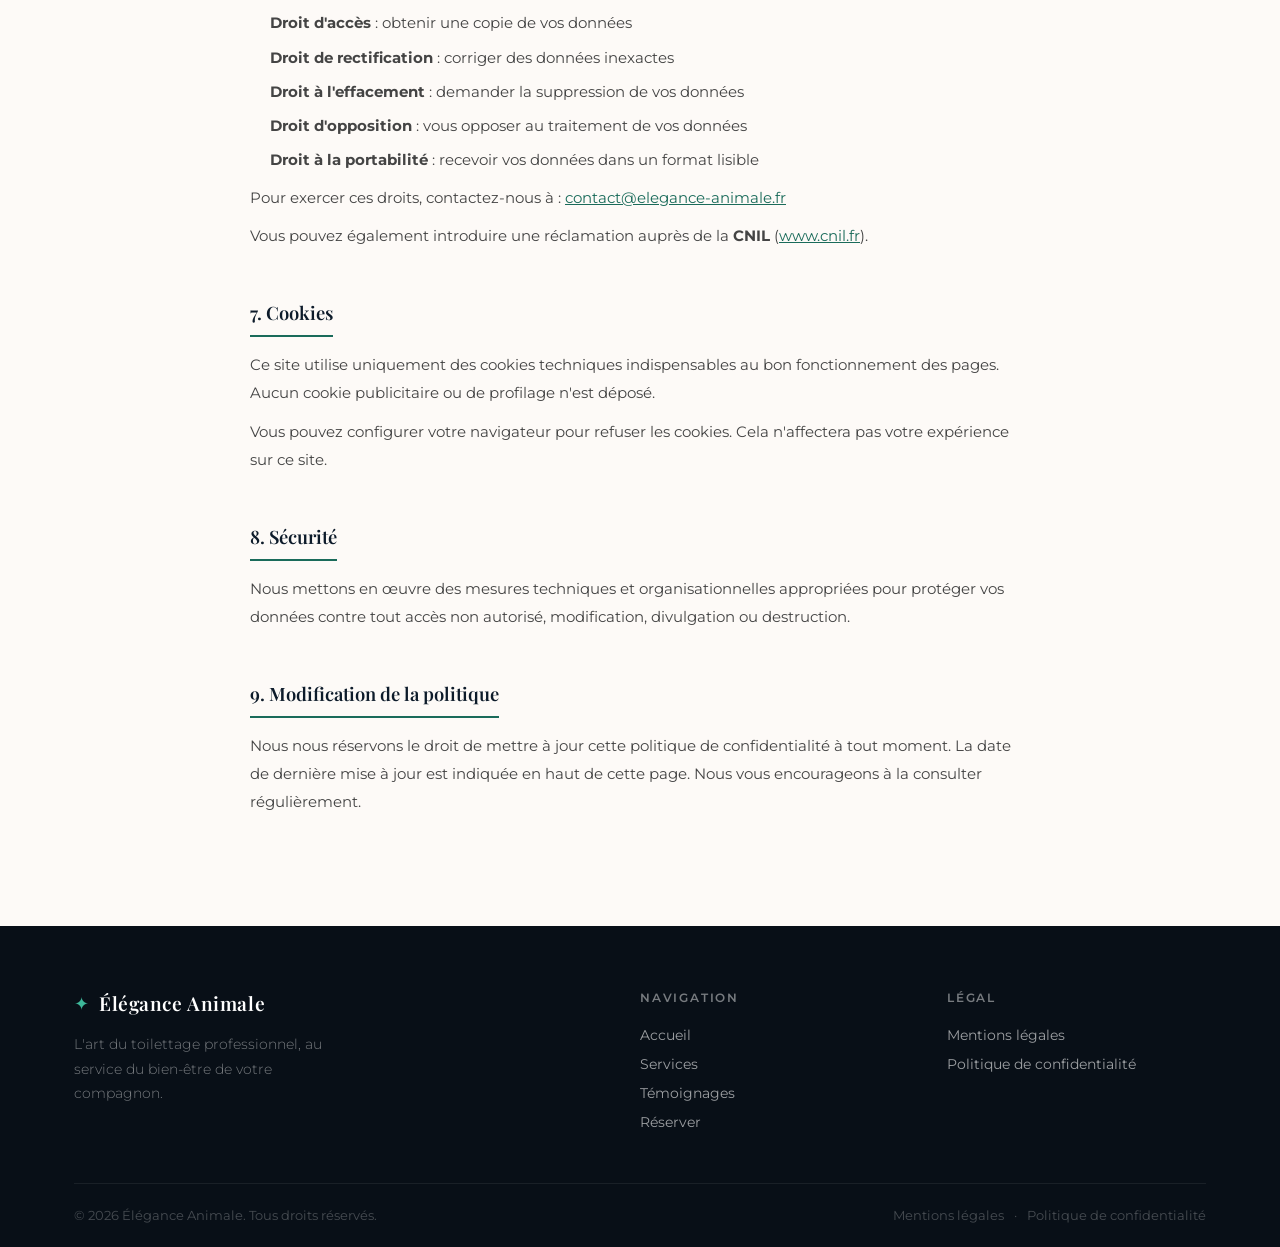
<file: politique-confidentialite.html>
<!DOCTYPE html>
<html lang="fr">
<head>
    <meta charset="UTF-8">
    <meta name="viewport" content="width=device-width, initial-scale=1.0">
    <title>Politique de Confidentialité — Élégance Animale</title>
    <link rel="preconnect" href="https://fonts.googleapis.com">
    <link rel="preconnect" href="https://fonts.gstatic.com" crossorigin>
    <link href="https://fonts.googleapis.com/css2?family=Playfair+Display:ital,wght@0,400;0,600;0,700;1,400;1,600&family=Montserrat:wght@300;400;500;600&display=swap" rel="stylesheet">
    <link rel="icon" type="image/svg+xml" href="favicon.svg">
    <link rel="stylesheet" href="style.css">
</head>
<body>

    <nav class="navbar navbar--dark" id="navbar">
        <div class="nav-container">
            <a href="index.html" class="nav-logo">
                <span class="logo-mark">✦</span>
                <span class="logo-text">Élégance Animale</span>
            </a>
            <ul class="nav-links" id="navLinks">
                <li><a href="index.html#accueil">Accueil</a></li>
                <li><a href="index.html#services">Services</a></li>
                <li><a href="index.html#temoignages">Témoignages</a></li>
                <li><a href="index.html#reservation" class="nav-cta">Réserver</a></li>
            </ul>
            <button class="hamburger" id="hamburger" aria-label="Menu">
                <span></span><span></span><span></span>
            </button>
        </div>
    </nav>

    <section class="legal-page">
        <div class="container">
            <div class="legal-header">
                <p class="section-label">Vos données personnelles</p>
                <h1 class="legal-title">Politique de <em>confidentialité</em></h1>
                <p class="legal-date">Dernière mise à jour : mai 2026</p>
            </div>

            <div class="legal-body">

                <div class="legal-block">
                    <h2>1. Responsable du traitement</h2>
                    <p>Le responsable du traitement des données personnelles collectées via ce site est :</p>
                    <p>
                        <strong>Élégance Animale</strong><br>
                        12 Rue des Lilas, 75011 Paris<br>
                        Email : contact@elegance-animale.fr
                    </p>
                </div>

                <div class="legal-block">
                    <h2>2. Données collectées</h2>
                    <p>Dans le cadre de l'utilisation de notre formulaire de réservation, nous collectons les informations suivantes :</p>
                    <ul>
                        <li>Prénom et nom</li>
                        <li>Adresse e-mail</li>
                        <li>Numéro de téléphone (facultatif)</li>
                        <li>Nom et race de votre animal</li>
                        <li>Date et prestation souhaitée</li>
                        <li>Informations complémentaires que vous choisissez de partager (facultatif)</li>
                    </ul>
                </div>

                <div class="legal-block">
                    <h2>3. Finalités du traitement</h2>
                    <p>Les données collectées sont utilisées exclusivement pour :</p>
                    <ul>
                        <li>Gérer et confirmer vos prises de rendez-vous</li>
                        <li>Vous contacter en cas de modification ou d'annulation</li>
                        <li>Assurer le suivi de votre animal lors de ses visites</li>
                    </ul>
                    <p>Vos données ne sont jamais vendues, cédées ou transmises à des tiers à des fins commerciales.</p>
                </div>

                <div class="legal-block">
                    <h2>4. Base légale</h2>
                    <p>Le traitement de vos données repose sur votre consentement explicite (article 6.1.a du RGPD), recueilli lors de la soumission du formulaire de réservation.</p>
                </div>

                <div class="legal-block">
                    <h2>5. Durée de conservation</h2>
                    <p>Vos données personnelles sont conservées pendant une durée maximale de <strong>3 ans</strong> à compter de votre dernier contact avec notre salon, puis supprimées de façon sécurisée.</p>
                </div>

                <div class="legal-block">
                    <h2>6. Vos droits</h2>
                    <p>Conformément au Règlement Général sur la Protection des Données (RGPD) et à la loi Informatique et Libertés, vous disposez des droits suivants :</p>
                    <ul>
                        <li><strong>Droit d'accès</strong> : obtenir une copie de vos données</li>
                        <li><strong>Droit de rectification</strong> : corriger des données inexactes</li>
                        <li><strong>Droit à l'effacement</strong> : demander la suppression de vos données</li>
                        <li><strong>Droit d'opposition</strong> : vous opposer au traitement de vos données</li>
                        <li><strong>Droit à la portabilité</strong> : recevoir vos données dans un format lisible</li>
                    </ul>
                    <p>Pour exercer ces droits, contactez-nous à : <a href="mailto:contact@elegance-animale.fr">contact@elegance-animale.fr</a></p>
                    <p>Vous pouvez également introduire une réclamation auprès de la <strong>CNIL</strong> (<a href="https://www.cnil.fr" target="_blank" rel="noopener">www.cnil.fr</a>).</p>
                </div>

                <div class="legal-block">
                    <h2>7. Cookies</h2>
                    <p>Ce site utilise uniquement des cookies techniques indispensables au bon fonctionnement des pages. Aucun cookie publicitaire ou de profilage n'est déposé.</p>
                    <p>Vous pouvez configurer votre navigateur pour refuser les cookies. Cela n'affectera pas votre expérience sur ce site.</p>
                </div>

                <div class="legal-block">
                    <h2>8. Sécurité</h2>
                    <p>Nous mettons en œuvre des mesures techniques et organisationnelles appropriées pour protéger vos données contre tout accès non autorisé, modification, divulgation ou destruction.</p>
                </div>

                <div class="legal-block">
                    <h2>9. Modification de la politique</h2>
                    <p>Nous nous réservons le droit de mettre à jour cette politique de confidentialité à tout moment. La date de dernière mise à jour est indiquée en haut de cette page. Nous vous encourageons à la consulter régulièrement.</p>
                </div>

            </div>
        </div>
    </section>

    <footer class="footer">
        <div class="container">
            <div class="footer-top">
                <div class="footer-brand">
                    <div class="footer-logo">
                        <span class="logo-mark">✦</span>
                        <span class="logo-text">Élégance Animale</span>
                    </div>
                    <p>L'art du toilettage professionnel, au service du bien-être de votre compagnon.</p>
                </div>
                <div class="footer-links">
                    <h4>Navigation</h4>
                    <ul>
                        <li><a href="index.html#accueil">Accueil</a></li>
                        <li><a href="index.html#services">Services</a></li>
                        <li><a href="index.html#temoignages">Témoignages</a></li>
                        <li><a href="index.html#reservation">Réserver</a></li>
                    </ul>
                </div>
                <div class="footer-links">
                    <h4>Légal</h4>
                    <ul>
                        <li><a href="mentions-legales.html">Mentions légales</a></li>
                        <li><a href="politique-confidentialite.html">Politique de confidentialité</a></li>
                    </ul>
                </div>
            </div>
            <div class="footer-bottom">
                <span>© 2026 Élégance Animale. Tous droits réservés.</span>
                <div class="footer-legal-links">
                    <a href="mentions-legales.html">Mentions légales</a>
                    <span>·</span>
                    <a href="politique-confidentialite.html">Politique de confidentialité</a>
                </div>
            </div>
        </div>
    </footer>

    <script src="script.js"></script>
</body>
</html>
</file>
<file: style.css>
/* ===================================================
   ÉLÉGANCE ANIMALE — Styles
   Palette : Navy profond · Teal émeraude · Ivoire crème
   =================================================== */

/* Variables */
:root {
    --dark:        #0D1B2A;
    --navy:        #162740;
    --navy-mid:    #1E3A5F;
    --teal:        #1A6B5A;
    --teal-mid:    #2A8A74;
    --teal-light:  #3DB89A;
    --cream:       #F4EDE4;
    --ivory:       #FDFAF7;
    --warm-white:  #FAF8F4;
    --gray-100:    #EDE8E0;
    --gray-300:    #C2B9AF;
    --gray-500:    #8A8C9E;
    --text-light:  #D4CBBF;

    --font-serif: 'Playfair Display', Georgia, serif;
    --font-sans:  'Montserrat', 'Helvetica Neue', sans-serif;

    --shadow-sm: 0 2px 12px rgba(13,27,42,0.08);
    --shadow-md: 0 8px 32px rgba(13,27,42,0.14);
    --shadow-lg: 0 24px 64px rgba(13,27,42,0.20);

    --radius:    6px;
    --radius-lg: 16px;
    --ease:      cubic-bezier(0.4, 0, 0.2, 1);
    --trans:     0.35s var(--ease);
}

/* Reset & Base */
*, *::before, *::after { box-sizing: border-box; margin: 0; padding: 0; }

html { scroll-behavior: smooth; font-size: 16px; }

body {
    font-family: var(--font-sans);
    color: var(--dark);
    background: var(--ivory);
    -webkit-font-smoothing: antialiased;
    overflow-x: hidden;
}

img { display: block; max-width: 100%; }
a  { text-decoration: none; color: inherit; }
ul { list-style: none; }

.container {
    max-width: 1180px;
    margin: 0 auto;
    padding: 0 24px;
}

/* ==============================
   BOUTONS
   ============================== */
.btn {
    display: inline-flex;
    align-items: center;
    gap: 8px;
    padding: 14px 32px;
    border-radius: var(--radius);
    font-family: var(--font-sans);
    font-size: 0.875rem;
    font-weight: 600;
    letter-spacing: 0.06em;
    text-transform: uppercase;
    cursor: pointer;
    transition: var(--trans);
    border: 2px solid transparent;
    white-space: nowrap;
}
.btn span { transition: transform 0.25s; }
.btn:hover span { transform: translateX(4px); }

.btn-primary {
    background: var(--teal);
    color: #fff;
    border-color: var(--teal);
}
.btn-primary:hover {
    background: var(--teal-mid);
    border-color: var(--teal-mid);
    transform: translateY(-2px);
    box-shadow: 0 8px 24px rgba(26,107,90,0.35);
}

.btn-ghost {
    background: transparent;
    color: var(--cream);
    border-color: rgba(244,237,228,0.4);
}
.btn-ghost:hover {
    background: rgba(244,237,228,0.12);
    border-color: var(--cream);
    transform: translateY(-2px);
}

.btn-lg { padding: 18px 44px; font-size: 0.95rem; }

/* ==============================
   NAVBAR
   ============================== */
.navbar {
    position: fixed;
    top: 0; left: 0; right: 0;
    z-index: 1000;
    padding: 24px 0;
    transition: padding var(--trans), background var(--trans), box-shadow var(--trans);
}
.navbar.scrolled,
.navbar.navbar--dark {
    background: rgba(13,27,42,0.97);
    backdrop-filter: blur(12px);
    padding: 14px 0;
    box-shadow: 0 2px 24px rgba(0,0,0,0.25);
}

.nav-container {
    max-width: 1180px;
    margin: 0 auto;
    padding: 0 24px;
    display: flex;
    align-items: center;
    justify-content: space-between;
}

.nav-logo {
    display: flex;
    align-items: center;
    gap: 10px;
    color: #fff;
}
.logo-mark {
    color: var(--teal-light);
    font-size: 1.1rem;
    line-height: 1;
}
.logo-text {
    font-family: var(--font-serif);
    font-size: 1.2rem;
    font-weight: 600;
    letter-spacing: 0.03em;
}

.nav-links {
    display: flex;
    align-items: center;
    gap: 36px;
}
.nav-links a {
    color: rgba(255,255,255,0.80);
    font-size: 0.8125rem;
    font-weight: 500;
    letter-spacing: 0.08em;
    text-transform: uppercase;
    transition: color var(--trans);
    position: relative;
}
.nav-links a::after {
    content: '';
    position: absolute;
    bottom: -3px; left: 0;
    width: 0; height: 1px;
    background: var(--teal-light);
    transition: width var(--trans);
}
.nav-links a:hover { color: #fff; }
.nav-links a:hover::after { width: 100%; }

.nav-cta {
    color: #fff !important;
    background: var(--teal);
    padding: 9px 22px;
    border-radius: var(--radius);
    letter-spacing: 0.06em;
}
.nav-cta:hover {
    background: var(--teal-mid) !important;
    transform: translateY(-1px);
    box-shadow: 0 4px 16px rgba(26,107,90,0.4);
}
.nav-cta::after { display: none; }

.hamburger {
    display: none;
    flex-direction: column;
    gap: 5px;
    background: none;
    border: none;
    cursor: pointer;
    padding: 4px;
    position: relative;
    z-index: 1001;
}
.hamburger span {
    display: block;
    width: 24px; height: 2px;
    background: #fff;
    border-radius: 2px;
    transition: var(--trans);
}
.hamburger.open span { background: var(--dark); width: 26px; height: 2.5px; }
.hamburger.open span:nth-child(1) { transform: rotate(45deg) translate(5px,5px); }
.hamburger.open span:nth-child(2) { opacity: 0; }
.hamburger.open span:nth-child(3) { transform: rotate(-45deg) translate(5px,-5px); }

/* Mobile menu */
.nav-links.open {
    display: flex;
    flex-direction: column;
    position: fixed;
    top: 0; right: 0;
    width: 78vw;
    max-width: 340px;
    height: 100dvh;
    background: #F4EDE4;
    padding: 100px 36px 48px;
    gap: 0;
    z-index: 998;
    box-shadow: -16px 0 56px rgba(0,0,0,0.5);
    border-left: 4px solid var(--teal);
    counter-reset: nav-counter;
    animation: menuSlide 0.32s cubic-bezier(0.4, 0, 0.2, 1);
}
@keyframes menuSlide {
    from { transform: translateX(105%); }
    to   { transform: translateX(0); }
}
.nav-links.open li { width: 100%; }
.nav-links.open a:not(.nav-cta) {
    display: flex;
    align-items: center;
    gap: 18px;
    font-family: var(--font-serif);
    font-size: 1.3rem;
    font-weight: 400;
    font-style: italic;
    padding: 20px 0;
    color: var(--dark);
    border-bottom: 1px solid rgba(13,27,42,0.1);
    transition: color 0.25s ease, padding-left 0.25s ease;
}
.nav-links.open a:not(.nav-cta):hover {
    color: var(--teal);
    padding-left: 8px;
}
.nav-links.open li:last-child a:not(.nav-cta) { border-bottom: none; }
.nav-links.open .nav-cta {
    margin-top: 36px;
    text-align: center;
    display: block;
    font-family: var(--font-sans);
    font-size: 0.78rem;
    font-style: normal;
    font-weight: 600;
    letter-spacing: 0.14em;
    text-transform: uppercase;
    padding: 15px 0;
    background: var(--teal);
    border-radius: var(--radius);
    color: #fff !important;
    transition: background 0.2s ease, transform 0.2s ease;
}
.nav-links.open .nav-cta:hover {
    background: var(--teal-mid);
    transform: translateY(-2px);
}

/* ==============================
   HERO — Image plein écran
   ============================== */
.hero {
    min-height: 100vh;
    background-color: var(--dark);
    display: flex;
    align-items: center;
    justify-content: center;
    position: relative;
    overflow: hidden;
    padding: 120px 24px 80px;
}

/* Div image avec parallax JS */
.hero-parallax {
    position: absolute;
    top: -40%;
    left: 0;
    right: 0;
    height: 180%;
    background-image: url('https://images.pexels.com/photos/6816837/pexels-photo-6816837.jpeg?auto=compress&cs=tinysrgb&w=1920');
    background-size: cover;
    background-position: 20% center;
    z-index: 0;
    will-change: transform;
}

/* Overlay : léger en haut, plus dense en bas — l'image reste visible */
.hero-bg {
    position: absolute;
    inset: 0;
    background: linear-gradient(to bottom, rgba(8,15,23,0.45) 0%, rgba(8,15,23,0.62) 100%);
    pointer-events: none;
    z-index: 1;
}

.hero-content {
    position: relative;
    z-index: 3;
    text-align: center;
    max-width: 760px;
}

.hero-label {
    font-size: 0.75rem;
    font-weight: 500;
    letter-spacing: 0.2em;
    text-transform: uppercase;
    color: var(--teal-light);
    margin-bottom: 24px;
    display: flex;
    align-items: center;
    justify-content: center;
    gap: 12px;
}
.hero-label::before,
.hero-label::after {
    content: '';
    display: block;
    width: 36px; height: 1px;
    background: var(--teal-light);
    opacity: 0.6;
}

.hero-title {
    font-family: var(--font-serif);
    font-size: clamp(3rem, 6.5vw, 5.2rem);
    font-weight: 700;
    line-height: 1.08;
    color: #fff;
    margin-bottom: 24px;
    letter-spacing: -0.02em;
    text-shadow: 0 4px 32px rgba(0,0,0,0.55), 0 1px 6px rgba(0,0,0,0.35);
}
.hero-title em {
    font-style: italic;
    color: var(--teal-light);
}

.hero-desc {
    font-size: 1.05rem;
    font-weight: 300;
    line-height: 1.8;
    color: rgba(255,255,255,0.80);
    margin-bottom: 42px;
    max-width: 520px;
    margin-left: auto;
    margin-right: auto;
    text-shadow: 0 1px 12px rgba(0,0,0,0.5);
}

.hero-actions {
    display: flex;
    gap: 16px;
    justify-content: center;
    flex-wrap: wrap;
}

.hero-scroll-hint {
    position: absolute;
    bottom: 36px; left: 50%;
    transform: translateX(-50%);
    z-index: 3;
    display: flex;
    flex-direction: column;
    align-items: center;
    gap: 8px;
    color: rgba(255,255,255,0.40);
    font-size: 0.68rem;
    letter-spacing: 0.15em;
    text-transform: uppercase;
}
.scroll-bar {
    width: 1px; height: 48px;
    background: linear-gradient(to bottom, rgba(255,255,255,0.3), transparent);
    animation: scrollDown 2s ease infinite;
}
@keyframes scrollDown {
    0%   { transform: scaleY(0); transform-origin: top; }
    50%  { transform: scaleY(1); transform-origin: top; }
    51%  { transform: scaleY(1); transform-origin: bottom; }
    100% { transform: scaleY(0); transform-origin: bottom; }
}

/* ==============================
   STATS BAR
   ============================== */
.stats-bar {
    background: var(--teal);
    padding: 40px 0;
}
.stats-grid {
    display: flex;
    align-items: center;
    justify-content: center;
    gap: 0;
    flex-wrap: wrap;
}
.stat {
    display: flex;
    flex-direction: column;
    align-items: center;
    padding: 12px 48px;
    text-align: center;
}
.stat-num {
    font-family: var(--font-serif);
    font-size: 2.25rem;
    font-weight: 700;
    color: #fff;
    line-height: 1;
    margin-bottom: 6px;
}
.stat-label {
    font-size: 0.75rem;
    font-weight: 500;
    letter-spacing: 0.1em;
    text-transform: uppercase;
    color: rgba(255,255,255,0.70);
}
.stat-divider {
    width: 1px; height: 48px;
    background: rgba(255,255,255,0.2);
}

/* ==============================
   SECTION HELPERS
   ============================== */
.section-header {
    text-align: center;
    margin-bottom: 64px;
}
.section-label {
    font-size: 0.75rem;
    font-weight: 600;
    letter-spacing: 0.2em;
    text-transform: uppercase;
    color: var(--teal);
    margin-bottom: 14px;
    display: flex;
    align-items: center;
    justify-content: center;
    gap: 10px;
}
.section-label::before,
.section-label::after {
    content: '';
    display: block;
    width: 28px; height: 1px;
    background: var(--teal);
    opacity: 0.4;
}
.section-title {
    font-family: var(--font-serif);
    font-size: clamp(2rem, 4vw, 3rem);
    font-weight: 700;
    line-height: 1.15;
    color: var(--dark);
    letter-spacing: -0.02em;
    margin-bottom: 18px;
}
.section-title em {
    font-style: italic;
    color: var(--teal);
}
.section-sub {
    font-size: 1rem;
    font-weight: 300;
    line-height: 1.8;
    color: var(--gray-500);
    max-width: 560px;
    margin: 0 auto;
}

/* ==============================
   SERVICES
   ============================== */
.services {
    padding: 100px 0;
    background: var(--ivory);
}

.services-grid {
    display: grid;
    grid-template-columns: repeat(3, 1fr);
    gap: 24px;
}

.service-card {
    background: #fff;
    border: none;
    border-top: 3px solid var(--dark);
    border-radius: var(--radius-lg);
    padding: 36px 32px 28px;
    position: relative;
    transition: var(--trans);
    display: flex;
    flex-direction: column;
    box-shadow: 0 4px 24px rgba(0,0,0,0.07);
    cursor: pointer;
    transition: background 0.4s ease, box-shadow 0.4s ease, border-color 0.4s ease, transform 0.35s ease;
}
.service-card:hover {
    transform: translateY(-8px);
    box-shadow: 0 20px 60px rgba(13,27,42,0.16);
}
.service-card.featured {
    background: #EDF7F4;
    border-top-color: var(--teal);
    color: var(--dark);
    box-shadow: 0 8px 40px rgba(26,107,90,0.2);
}
.service-card.featured .service-footer {
    border-top-color: rgba(26,107,90,0.2);
}
.service-card.featured p {
    color: var(--dark);
}
.service-card.featured h3 {
    color: var(--dark);
}
.service-card.featured .service-link {
    color: var(--teal);
}
.service-card.featured .service-price {
    color: var(--teal);
}

.service-badge {
    position: absolute;
    top: -12px; right: 24px;
    background: var(--dark);
    color: #fff;
    font-size: 0.7rem;
    font-weight: 600;
    letter-spacing: 0.1em;
    text-transform: uppercase;
    padding: 5px 14px;
    border-radius: 20px;
}

.service-icon-wrap {
    width: 52px; height: 52px;
    background: var(--dark);
    border-radius: 14px;
    display: flex;
    align-items: center;
    justify-content: center;
    margin-bottom: 22px;
    flex-shrink: 0;
}
.service-icon-wrap svg {
    width: 24px; height: 24px;
    stroke: #fff;
    stroke-width: 2;
    fill: none;
    stroke-linecap: round;
    stroke-linejoin: round;
}
.service-card.featured .service-icon-wrap {
    background: var(--teal);
}

.service-card h3 {
    font-family: var(--font-serif);
    font-size: 1.25rem;
    font-weight: 600;
    margin-bottom: 12px;
    color: var(--dark);
}
.service-card p {
    font-size: 0.9rem;
    line-height: 1.75;
    color: var(--gray-500);
    flex: 1;
}

.service-footer {
    display: flex;
    align-items: center;
    justify-content: space-between;
    margin-top: 24px;
    padding-top: 20px;
    border-top: 1px solid var(--gray-100);
}
.service-price {
    font-size: 0.95rem;
    font-weight: 700;
    color: var(--dark);
    font-family: var(--font-serif);
}
.service-link {
    font-size: 0.72rem;
    font-weight: 700;
    letter-spacing: 0.1em;
    text-transform: uppercase;
    color: var(--dark);
    transition: letter-spacing 0.2s ease;
}
.service-link:hover { letter-spacing: 0.18em; text-decoration: none; }

/* --- Transitions enfants cartes --- */
.service-card h3,
.service-card p,
.service-card .service-price,
.service-card .service-link,
.service-card .service-footer { transition: color 0.4s ease, border-color 0.4s ease; }
.service-icon-wrap { transition: background 0.4s ease; }
.service-icon-wrap svg { transition: stroke 0.4s ease; }

/* --- Animation sélection carte --- */
@keyframes cardPop {
    0%   { transform: translateY(2px) scale(0.98); }
    55%  { transform: translateY(-13px) scale(1.02); }
    100% { transform: translateY(-8px) scale(1); }
}
@keyframes cardGlow {
    0%   { box-shadow: 0 4px 24px rgba(0,0,0,0.07); }
    40%  { box-shadow: 0 0 0 5px rgba(13,27,42,0.3), 0 24px 56px rgba(13,27,42,0.25); }
    100% { box-shadow: 0 8px 40px rgba(26,107,90,0.4); }
}
body.cards-ready .service-card.featured {
    animation: cardPop 0.5s cubic-bezier(0.34, 1.56, 0.64, 1) forwards,
               cardGlow 0.5s ease forwards;
}

/* ==============================
   À PROPOS
   ============================== */
.about {
    padding: 100px 0;
    background: var(--dark);
}

.about .section-label {
    color: var(--teal-light);
    justify-content: flex-start;
}
.about .section-label::before,
.about .section-label::after {
    background: var(--teal-light);
}
.about .section-title { color: #fff; }
.about .section-title em { color: var(--teal-light); }

.about-grid {
    display: grid;
    grid-template-columns: 1fr 1fr;
    gap: 80px;
    align-items: center;
}

.about-visual {
    position: relative;
}
.about-img-card {
    background: linear-gradient(135deg, var(--navy) 0%, var(--navy-mid) 100%);
    border-radius: var(--radius-lg);
    aspect-ratio: 4/5;
    overflow: hidden;
    display: flex;
    align-items: center;
    justify-content: center;
    border: 1px solid rgba(255,255,255,0.07);
}
.about-img-inner {
    text-align: center;
}
.about-big-paw {
    font-size: 120px;
    opacity: 0.15;
    display: block;
}
.about-img-text {
    position: absolute;
    bottom: 36px; left: 36px;
    display: flex;
    flex-direction: column;
}
.about-years {
    font-family: var(--font-serif);
    font-size: 4rem;
    font-weight: 700;
    color: #fff;
    line-height: 1;
}
.about-img-text span:last-child {
    font-size: 0.8rem;
    letter-spacing: 0.12em;
    text-transform: uppercase;
    color: var(--teal-light);
    margin-top: 4px;
}

.about-float-badge {
    position: absolute;
    top: 32px; right: -20px;
    background: var(--teal);
    border-radius: var(--radius-lg);
    padding: 20px 24px;
    display: flex;
    flex-direction: column;
    align-items: center;
    box-shadow: var(--shadow-lg);
}
.badge-num {
    font-family: var(--font-serif);
    font-size: 1.75rem;
    font-weight: 700;
    color: #fff;
    line-height: 1;
}
.badge-lbl {
    font-size: 0.7rem;
    letter-spacing: 0.1em;
    text-transform: uppercase;
    color: rgba(255,255,255,0.75);
    margin-top: 4px;
}

.about-content {
    padding-right: 16px;
}
.about-text {
    font-size: 1rem;
    font-weight: 300;
    line-height: 1.85;
    color: rgba(255,255,255,0.65);
    margin-bottom: 18px;
}

.about-features {
    display: flex;
    flex-direction: column;
    gap: 14px;
    margin-top: 36px;
}
.about-features li {
    display: flex;
    align-items: center;
    gap: 14px;
    font-size: 0.9rem;
    font-weight: 500;
    color: rgba(255,255,255,0.80);
}
.check {
    width: 24px; height: 24px;
    background: rgba(61,184,154,0.15);
    border: 1px solid var(--teal-light);
    border-radius: 50%;
    display: flex;
    align-items: center;
    justify-content: center;
    font-size: 0.7rem;
    color: var(--teal-light);
    flex-shrink: 0;
}

/* ==============================
   TÉMOIGNAGES
   ============================== */
.testimonials {
    padding: 100px 0;
    background: #fff;
}

.testimonials-grid {
    display: grid;
    grid-template-columns: repeat(3, 1fr);
    gap: 24px;
}

.testimonial-card {
    background: #fff;
    border: 1px solid var(--gray-100);
    border-radius: var(--radius-lg);
    padding: 36px 28px 28px;
    position: relative;
    transition: var(--trans);
}
.testimonial-card:hover {
    transform: translateY(-4px);
    box-shadow: var(--shadow-md);
}

.quote-mark {
    font-family: var(--font-serif);
    font-size: 6rem;
    line-height: 0.5;
    color: var(--teal);
    opacity: 0.15;
    position: absolute;
    top: 24px; left: 24px;
    font-weight: 700;
    pointer-events: none;
}

.testimonial-card p {
    font-size: 0.95rem;
    line-height: 1.8;
    color: #444;
    margin-bottom: 20px;
    position: relative;
    z-index: 1;
}

.stars {
    color: var(--teal-mid);
    font-size: 0.9rem;
    letter-spacing: 2px;
    margin-bottom: 20px;
}

.t-author {
    display: flex;
    align-items: center;
    gap: 14px;
    padding-top: 20px;
    border-top: 1px solid var(--gray-100);
}
.t-avatar {
    width: 44px; height: 44px;
    background: linear-gradient(135deg, var(--navy), var(--teal));
    border-radius: 50%;
    display: flex;
    align-items: center;
    justify-content: center;
    font-weight: 700;
    color: #fff;
    font-size: 1rem;
    flex-shrink: 0;
}
.t-info {
    display: flex;
    flex-direction: column;
    gap: 2px;
}
.t-info strong {
    font-size: 0.9rem;
    font-weight: 600;
    color: var(--dark);
}
.t-info span {
    font-size: 0.78rem;
    color: var(--gray-500);
}

/* ==============================
   RÉSERVATION
   ============================== */
.reservation {
    padding: 24px 0;
    background: var(--navy);
}

.reservation .section-header { margin-bottom: 14px; }
.reservation .section-label { color: var(--teal-light); justify-content: center; }
.reservation .section-label::before,
.reservation .section-label::after { background: var(--teal-light); }
.reservation .section-title { color: #fff; }
.reservation .section-title em { color: var(--teal-light); }
.reservation .section-sub { color: rgba(255,255,255,0.5); }

.reservation-form {
    background: rgba(255,255,255,0.04);
    border: 1px solid rgba(255,255,255,0.08);
    border-radius: var(--radius-lg);
    padding: 16px;
    max-width: 860px;
    margin: 0 auto;
    backdrop-filter: blur(4px);
}

.form-grid {
    display: grid;
    grid-template-columns: 1fr 1fr;
    gap: 24px 28px;
}
.form-group.full { grid-column: 1 / -1; }
input[type="date"]::-webkit-calendar-picker-indicator { filter: invert(1); cursor: pointer; }

.form-group label {
    display: block;
    font-size: 0.78rem;
    font-weight: 600;
    letter-spacing: 0.1em;
    text-transform: uppercase;
    color: rgba(255,255,255,0.60);
    margin-bottom: 8px;
}
.req { color: var(--teal-light); }

.form-group input,
.form-group select,
.form-group textarea {
    width: 100%;
    background: rgba(255,255,255,0.07);
    border: 1px solid rgba(255,255,255,0.12);
    border-radius: var(--radius);
    padding: 14px 18px;
    font-family: var(--font-sans);
    font-size: 0.925rem;
    font-weight: 400;
    color: #fff;
    transition: var(--trans);
    outline: none;
    -webkit-appearance: none;
    appearance: none;
}
.form-group input::placeholder,
.form-group textarea::placeholder {
    color: rgba(255,255,255,0.28);
}
.form-group select option { background: var(--navy); color: #fff; }
.form-group input:focus,
.form-group select:focus,
.form-group textarea:focus {
    border-color: var(--teal-light);
    background: rgba(255,255,255,0.10);
    box-shadow: 0 0 0 3px rgba(61,184,154,0.12);
}
.form-group textarea { resize: vertical; min-height: 70px; }

.form-submit {
    text-align: center;
    margin-top: 36px;
    display: flex;
    flex-direction: column;
    align-items: center;
    gap: 12px;
}
.form-note {
    font-size: 0.78rem;
    color: rgba(255,255,255,0.35);
    letter-spacing: 0.03em;
}

/* ==============================
   MODAL
   ============================== */
.modal-overlay {
    position: fixed;
    inset: 0;
    background: rgba(0,0,0,0.65);
    z-index: 2000;
    display: flex;
    align-items: center;
    justify-content: center;
    opacity: 0;
    pointer-events: none;
    backdrop-filter: blur(4px);
    transition: opacity 0.3s;
}
.modal-overlay.show {
    opacity: 1;
    pointer-events: all;
}
.modal {
    background: var(--ivory);
    border-radius: var(--radius-lg);
    padding: 52px 48px;
    text-align: center;
    max-width: 420px;
    width: 90%;
    transform: translateY(24px) scale(0.97);
    transition: transform 0.35s var(--ease);
}
.modal-overlay.show .modal {
    transform: translateY(0) scale(1);
}
.modal-check {
    width: 72px; height: 72px;
    background: var(--teal);
    border-radius: 50%;
    display: flex;
    align-items: center;
    justify-content: center;
    font-size: 1.75rem;
    color: #fff;
    margin: 0 auto 24px;
}
.modal h3 {
    font-family: var(--font-serif);
    font-size: 1.75rem;
    color: var(--dark);
    margin-bottom: 12px;
}
.modal p {
    font-size: 0.95rem;
    line-height: 1.75;
    color: var(--gray-500);
    margin-bottom: 28px;
}

/* ==============================
   SECTION CONTACT
   ============================== */
.contact-section {
    background: #fff;
}
.contact-inner {
    display: grid;
    grid-template-columns: 1fr 1fr;
    min-height: 460px;
    max-width: 1180px;
    margin: 0 auto;
    padding: 0 24px;
    gap: 48px;
    align-items: center;
}
.contact-text-col {
    padding: 72px 0;
    display: flex;
    flex-direction: column;
    justify-content: center;
}
.contact-text-col .section-label {
    justify-content: flex-start;
    color: var(--teal);
    margin-bottom: 14px;
}
.contact-text-col .section-label::before,
.contact-text-col .section-label::after { background: var(--teal); }
.contact-title {
    font-family: var(--font-serif);
    font-size: clamp(1.8rem, 3vw, 2.6rem);
    font-weight: 700;
    color: var(--dark);
    line-height: 1.15;
    letter-spacing: -0.02em;
    margin-bottom: 14px;
}
.contact-title em { font-style: italic; color: var(--teal); }
.contact-intro {
    font-size: 0.9rem;
    color: var(--gray-500);
    line-height: 1.75;
    margin-bottom: 36px;
    max-width: 40ch;
}
.contact-rows {
    display: flex;
    flex-direction: column;
    gap: 22px;
}
.contact-row {
    display: flex;
    align-items: flex-start;
    gap: 16px;
}
.contact-icon {
    width: 36px; height: 36px;
    background: var(--teal);
    border-radius: 10px;
    display: flex;
    align-items: center;
    justify-content: center;
    color: #fff;
    flex-shrink: 0;
    margin-top: 2px;
}
.contact-icon svg { width: 20px; height: 20px; stroke-width: 2.5; stroke: #fff; fill: none; }
.contact-row div {
    display: flex;
    flex-direction: column;
    gap: 3px;
}
.contact-row strong {
    font-size: 0.92rem;
    color: var(--dark);
    font-weight: 600;
}
.contact-row span {
    font-size: 0.78rem;
    color: var(--gray-500);
    letter-spacing: 0.03em;
}
.contact-map-col {
    padding: 28px 0;
}
.contact-map {
    width: 100%;
    height: 380px;
    border: none;
    display: block;
    border-radius: var(--radius-lg);
    box-shadow: var(--shadow-md);
    filter: grayscale(15%) contrast(1.05);
}

/* Label facultatif */
.opt {
    font-size: 0.7rem;
    font-weight: 400;
    color: rgba(255,255,255,0.28);
    letter-spacing: 0.04em;
    text-transform: none !important;
    font-style: italic;
}

/* ==============================
   FOOTER
   ============================== */
.footer {
    background: #080F17;
    padding: 64px 0 0;
}
.footer-top {
    display: grid;
    grid-template-columns: 2fr 1fr 1fr;
    gap: 48px;
    padding-bottom: 52px;
    border-bottom: 1px solid rgba(255,255,255,0.07);
}
.footer-brand .footer-logo {
    display: flex;
    align-items: center;
    gap: 10px;
    margin-bottom: 16px;
    color: #fff;
}
.footer-brand p {
    font-size: 0.9rem;
    font-weight: 300;
    line-height: 1.7;
    color: rgba(255,255,255,0.45);
    max-width: 280px;
}
.footer-links h4 {
    font-size: 0.75rem;
    letter-spacing: 0.15em;
    text-transform: uppercase;
    color: rgba(255,255,255,0.45);
    font-weight: 600;
    margin-bottom: 20px;
}
.footer-links ul {
    display: flex;
    flex-direction: column;
    gap: 10px;
}
.footer-links a {
    font-size: 0.9rem;
    color: rgba(255,255,255,0.60);
    transition: color 0.25s;
}
.footer-links a:hover { color: var(--teal-light); }

.footer-bottom {
    display: flex;
    align-items: center;
    justify-content: space-between;
    padding: 24px 0;
    font-size: 0.8rem;
    color: rgba(255,255,255,0.25);
}

.footer-legal-links {
    display: flex;
    align-items: center;
    gap: 10px;
}
.footer-legal-links a {
    color: rgba(255,255,255,0.25);
    transition: color 0.2s ease;
}
.footer-legal-links a:hover { color: var(--teal-light); }

/* ==============================
   PAGES LÉGALES
   ============================== */
.legal-page {
    padding: 140px 0 100px;
    background: var(--ivory);
    min-height: 100vh;
}
.legal-header {
    text-align: center;
    margin-bottom: 64px;
}
.legal-title {
    font-family: var(--font-serif);
    font-size: clamp(2rem, 4vw, 3rem);
    color: var(--dark);
    margin: 12px 0 8px;
    line-height: 1.2;
}
.legal-title em { color: var(--teal); font-style: italic; }
.legal-date {
    font-size: 0.85rem;
    color: var(--gray-500);
    margin-top: 8px;
}
.legal-body {
    max-width: 780px;
    margin: 0 auto;
    display: flex;
    flex-direction: column;
    gap: 40px;
}
.legal-block h2 {
    font-family: var(--font-serif);
    font-size: 1.15rem;
    font-weight: 600;
    color: var(--dark);
    margin-bottom: 14px;
    padding-bottom: 10px;
    border-bottom: 2px solid var(--teal);
    display: inline-block;
}
.legal-block p,
.legal-block li {
    font-size: 0.95rem;
    line-height: 1.85;
    color: #444;
    margin-bottom: 10px;
}
.legal-block ul {
    padding-left: 20px;
    margin-bottom: 10px;
}
.legal-block li { margin-bottom: 6px; }
.legal-block a {
    color: var(--teal);
    text-decoration: underline;
}
.legal-block a:hover { color: var(--dark); }

/* ==============================
   REVEAL ANIMATIONS
   ============================== */
.reveal {
    opacity: 0;
    transform: translateY(28px);
    transition: opacity 0.7s var(--ease), transform 0.7s var(--ease);
}
.reveal.visible {
    opacity: 1;
    transform: translateY(0);
}

/* Décalage des cards */
.services-grid .service-card:nth-child(2) { transition-delay: 0.1s; }
.services-grid .service-card:nth-child(3) { transition-delay: 0.2s; }
.services-grid .service-card:nth-child(4) { transition-delay: 0.05s; }
.services-grid .service-card:nth-child(5) { transition-delay: 0.15s; }
.services-grid .service-card:nth-child(6) { transition-delay: 0.25s; }

.testimonials-grid .testimonial-card:nth-child(2) { transition-delay: 0.12s; }
.testimonials-grid .testimonial-card:nth-child(3) { transition-delay: 0.24s; }

/* ==============================
   RESPONSIVE
   ============================== */
.testimonials-dots { display: none; }
.testimonials-slider-wrap { position: relative; }
.testimonials-arrow { display: none; }
@media (max-width: 1024px) {
    .services-grid { grid-template-columns: repeat(2, 1fr); }
    .about-grid { grid-template-columns: 1fr; gap: 52px; }
    .about-visual { max-width: 480px; }
    .footer-top { grid-template-columns: 1fr 1fr; }
    .footer-brand { grid-column: 1 / -1; }
    .contact-inner { grid-template-columns: 1fr; }
    .contact-map-col { order: -1; }
    .contact-map { min-height: 260px; }
    .contact-text-col { padding: 48px 28px; }
    .stat { padding: 12px 28px; }
}

@media (max-width: 768px) {
    .nav-links { display: none; }
    .hamburger { display: flex; }

    .services-grid { grid-template-columns: 1fr 1fr; gap: 12px; }
    .service-card { padding: 20px 16px 16px; }
    .service-icon-wrap { width: 40px; height: 40px; border-radius: 10px; margin-bottom: 14px; }
    .service-icon-wrap svg { width: 18px; height: 18px; }
    .service-card h3 { font-size: 1rem; margin-bottom: 8px; }
    .service-card p { font-size: 0.78rem; line-height: 1.6; }
    .service-footer { margin-top: 14px; padding-top: 12px; flex-direction: column; align-items: flex-start; gap: 6px; }
    .service-price { font-size: 0.85rem; }
    .service-link { font-size: 0.65rem; }
    .service-badge { font-size: 0.6rem; padding: 4px 10px; right: 12px; }
    .testimonials-grid {
        display: flex;
        overflow-x: auto;
        scroll-snap-type: x mandatory;
        gap: 0;
        scrollbar-width: none;
        -ms-overflow-style: none;
    }
    .testimonials-grid::-webkit-scrollbar { display: none; }
    .testimonials-grid .testimonial-card {
        flex: 0 0 100%;
        scroll-snap-align: center;
    }
    .testimonials-dots {
        display: flex;
        justify-content: center;
        gap: 8px;
        margin-top: 18px;
    }
    .testimonials-dot {
        width: 8px; height: 8px;
        border-radius: 50%;
        background: var(--gray-300);
        border: none;
        cursor: pointer;
        padding: 0;
        transition: background 0.3s ease, transform 0.3s ease;
    }
    .testimonials-dot.active {
        background: var(--teal);
        transform: scale(1.3);
    }
    .testimonials-arrow {
        display: flex;
        align-items: center;
        justify-content: center;
        position: absolute;
        top: 50%;
        transform: translateY(-50%);
        width: 36px; height: 36px;
        border-radius: 50%;
        background: #fff;
        border: 1px solid var(--gray-100);
        box-shadow: 0 2px 10px rgba(13,27,42,0.12);
        cursor: pointer;
        z-index: 2;
        color: var(--dark);
        transition: background 0.2s ease, color 0.2s ease;
    }
    .testimonials-arrow svg { width: 18px; height: 18px; }
    .testimonials-arrow--prev { left: -14px; }
    .testimonials-arrow--next { right: -14px; }
    .testimonials-arrow:hover { background: var(--teal); color: #fff; }
    .testimonials-arrow.hidden { opacity: 0; pointer-events: none; }

    .stat-divider { display: none; }
    .stats-bar { padding: 20px 0; }
    .stats-grid { display: grid; grid-template-columns: 1fr 1fr; gap: 0; }
    .stat { padding: 16px 12px; border-right: 1px solid rgba(255,255,255,0.15); border-bottom: 1px solid rgba(255,255,255,0.15); }
    .stats-grid .stat:nth-child(even) { border-right: none; }
    .stats-grid .stat:nth-last-child(-n+2) { border-bottom: none; }
    .stat-num { font-size: 1.6rem; }
    .stat-label { font-size: 0.65rem; }
    .stat { padding: 12px 20px; }

    .reservation { padding: 28px 0; }
    .reservation .section-header { margin-bottom: 16px; }
    .reservation .section-title { font-size: 1.5rem; }
    .reservation .section-sub { font-size: 0.8rem; }
    .reservation-form { padding: 20px 16px; }
    .form-grid { grid-template-columns: 1fr 1fr; gap: 14px 12px; align-items: end; }
    .form-grid .form-group input,
    .form-grid .form-group select { font-size: 0.78rem; padding: 12px 12px; }
    .form-group textarea { min-height: 36px; }
    .form-submit { margin-top: 16px; }
    .form-grid .form-group:has(#prenom)   { order: 1; }
    .form-grid .form-group:has(#nom)      { order: 2; }
    .form-grid .form-group:has(#email)    { order: 3; grid-column: 1 / -1; }
    .form-grid .form-group:has(#telephone){ order: 4; }
    .form-grid .form-group:has(#date)     { order: 5; }
    .form-grid .form-group:has(#animal)   { order: 6; }
    .form-grid .form-group:has(#race)     { order: 7; }
    .form-grid .form-group:has(#service)  { order: 8; grid-column: 1 / -1; }
    .form-grid .form-group.full           { order: 9; grid-column: 1 / -1; }

    .contact-items { flex-direction: column; align-items: flex-start; padding: 0 24px; }
    .contact-item { padding: 12px 0; }
    .contact-divider { width: 100%; height: 1px; }

    .footer-top { grid-template-columns: 1fr 1fr; gap: 24px; }
    .footer-brand { grid-column: 1 / -1; }
    .footer-bottom { flex-direction: column; gap: 8px; text-align: center; }

    .hero-title { font-size: clamp(2.4rem, 9vw, 3.5rem); }
    .about-float-badge { right: 0; }

    .services { padding: 44px 0; }
    .testimonials { padding: 44px 0; }
    .services .section-header,
    .testimonials .section-header { margin-bottom: 28px; }
    .section-title { font-size: 1.7rem; }
    .section-sub { font-size: 0.82rem; }

    .contact-text-col { padding: 28px 20px; }
    .contact-map { height: 200px; }

    .footer { padding-top: 36px; }
    .footer-top { padding-bottom: 24px; }

    .hero-parallax {
        top: 0;
        height: 100%;
        background-position: 35% center;
        transform: none !important;
    }

    .contact-inner {
        grid-template-columns: 1fr;
    }
    .contact-map { height: 260px; }
}

@media (max-width: 480px) {
    .hero-actions { flex-direction: column; align-items: center; }
    .btn { width: 100%; justify-content: center; }
    .reservation-form { padding: 24px 16px; }
}
</file>
